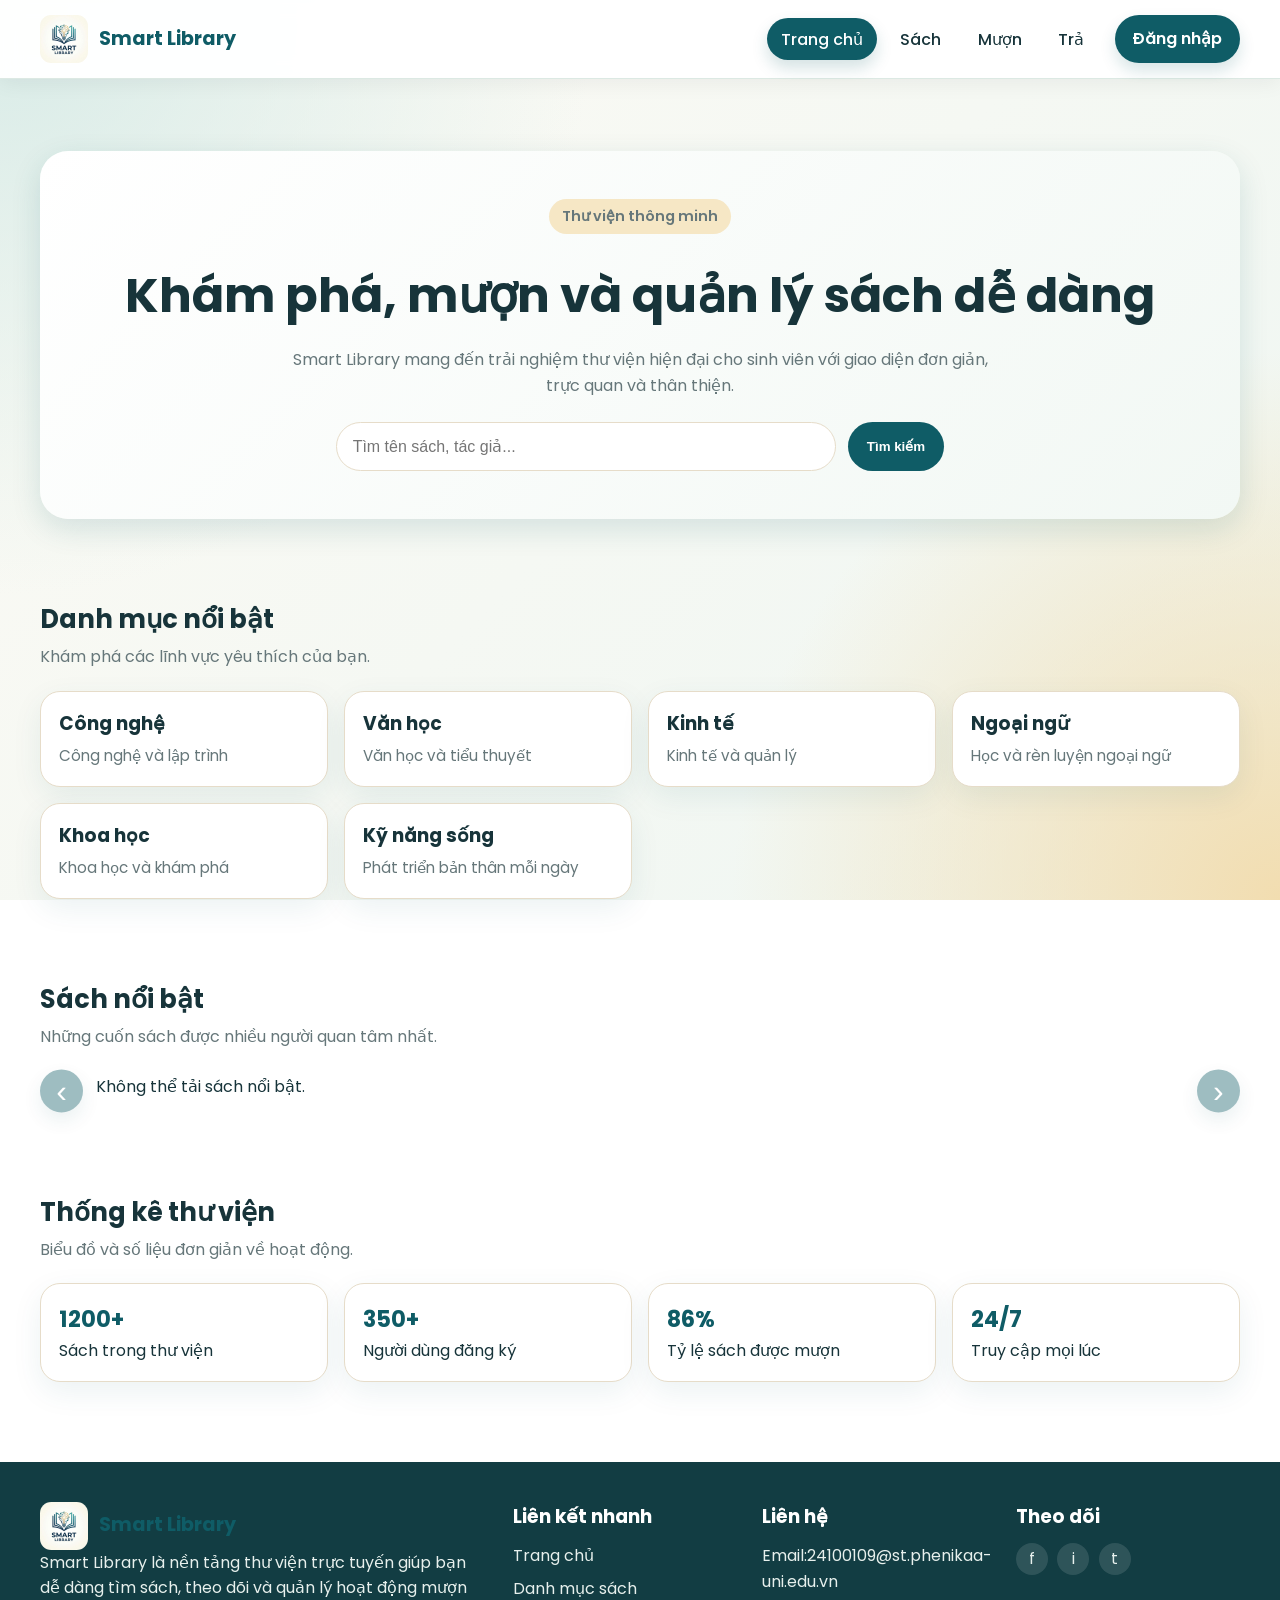
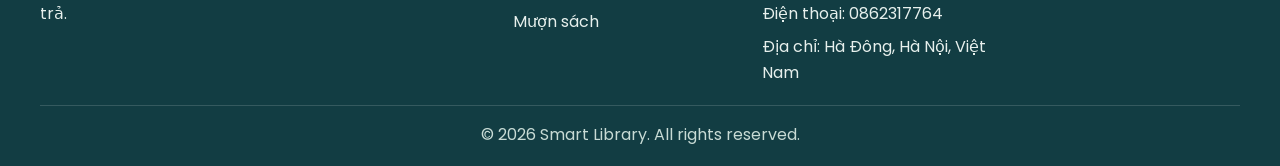
<file: FE/index.html>
<!DOCTYPE html>
<html lang="vi">
  <head>
    <meta charset="UTF-8" />
    <meta name="viewport" content="width=device-width, initial-scale=1.0" />
    <title>Smart Library | Trang chủ</title>
    <link rel="stylesheet" href="css/home.css" />
  </head>
  <body>
    <header class="site-header">
      <nav class="navbar" aria-label="Điều hướng chính">
        <a class="brand" href="index.html">
          <span class="brand-mark"><img src="assets/logo/logo-smart-library.png" alt=""></span>
          <span>Smart Library</span>
        </a>

        <button class="mobile-menu-toggle" type="button" aria-label="Mở menu" aria-expanded="false">
          <span></span>
          <span></span>
          <span></span>
        </button>

        <ul class="nav-links">
          <li><a href="index.html">Trang chủ</a></li>
          <li><a href="pages/books.html">Sách</a></li>
          <li><a href="pages/borrow.html">Mượn</a></li>
          <li><a href="pages/return.html">Trả</a></li>
        </ul>

        <a class="nav-cta" href="pages/login.html">Đăng nhập</a>
      </nav>
    </header>

    <main>
      <section class="hero">
        <div class="hero-content">
          <p class="eyebrow">Thư viện thông minh</p>
          <h1>Khám phá, mượn và quản lý sách dễ dàng</h1>
          <p>Smart Library mang đến trải nghiệm thư viện hiện đại cho sinh viên với giao diện đơn giản, trực quan và thân thiện.</p>
          <form class="search-bar">
            <label class="sr-only" for="home-search">Tìm kiếm sách</label>
            <input id="home-search" type="search" placeholder="Tìm tên sách, tác giả..." />
            <button type="submit">Tìm kiếm</button>
          </form>
        </div>
      </section>

      <section class="categories" aria-labelledby="categories-title">
        <div class="section-heading">
          <h2 id="categories-title">Danh mục nổi bật</h2>
          <p>Khám phá các lĩnh vực yêu thích của bạn.</p>
        </div>
        <div class="card-grid">
          <a class="category-card" href="pages/books.html?category=C%C3%B4ng%20ngh%E1%BB%87">
            <h3>Công nghệ</h3>
            <p>Công nghệ và lập trình</p>
          </a>
          <a class="category-card" href="pages/books.html?category=V%C4%83n%20h%E1%BB%8Dc">
            <h3>Văn học</h3>
            <p>Văn học và tiểu thuyết</p>
          </a>
          <a class="category-card" href="pages/books.html?category=Kinh%20t%E1%BA%BF">
            <h3>Kinh tế</h3>
            <p>Kinh tế và quản lý</p>
          </a>
          <a class="category-card" href="pages/books.html?category=Ngo%E1%BA%A1i%20ng%E1%BB%AF">
            <h3>Ngoại ngữ</h3>
            <p>Học và rèn luyện ngoại ngữ</p>
          </a>
          <a class="category-card" href="pages/books.html?category=Khoa%20h%E1%BB%8Dc">
            <h3>Khoa học</h3>
            <p>Khoa học và khám phá</p>
          </a>
          <a class="category-card" href="pages/books.html?category=K%E1%BB%B9%20n%C4%83ng%20s%E1%BB%91ng">
            <h3>Kỹ năng sống</h3>
            <p>Phát triển bản thân mỗi ngày</p>
          </a>
        </div>
      </section>

      <section class="featured-books" aria-labelledby="featured-title">
        <div class="section-heading">
          <h2 id="featured-title">Sách nổi bật</h2>
          <p>Những cuốn sách được nhiều người quan tâm nhất.</p>
        </div>
        <div class="featured-carousel">
          <button class="carousel-control carousel-control-prev" type="button" aria-label="Xem sách trước" data-carousel="previous">‹</button>
          <div class="book-grid featured-books-track" id="featured-books-track" tabindex="0" aria-label="Danh sách sách nổi bật">
          <article class="book-card">
            <div class="book-cover" aria-hidden="true"></div>
            <h3>Clean Code</h3>
            <p class="meta">Robert C. Martin · Programming</p>
            <div class="book-actions">
              <a href="pages/book-detail.html">Xem chi tiết</a>
            </div>
          </article>
          <article class="book-card">
            <div class="book-cover" aria-hidden="true"></div>
            <h3>The Hobbit</h3>
            <p class="meta">J.R.R. Tolkien · Fantasy</p>
            <div class="book-actions">
              <a href="pages/book-detail.html">Xem chi tiết</a>
            </div>
          </article>
          <article class="book-card">
            <div class="book-cover" aria-hidden="true"></div>
            <h3>Atomic Habits</h3>
            <p class="meta">James Clear · Self-Help</p>
            <div class="book-actions">
              <a href="pages/book-detail.html">Xem chi tiết</a>
            </div>
          </article>
            <article class="book-card">
              <div class="book-cover" aria-hidden="true"></div>
              <h3>Thinking, Fast and Slow</h3>
              <p class="meta">Daniel Kahneman · Kinh tế</p>
              <div class="book-actions"><a href="pages/book-detail.html?id=3">Xem chi tiết</a></div>
            </article>
            <article class="book-card">
              <div class="book-cover" aria-hidden="true"></div>
              <h3>English for Everyone</h3>
              <p class="meta">DK · Ngoại ngữ</p>
              <div class="book-actions"><a href="pages/book-detail.html?id=4">Xem chi tiết</a></div>
            </article>
            <article class="book-card">
              <div class="book-cover" aria-hidden="true"></div>
              <h3>Physics for Beginners</h3>
              <p class="meta">Mina Singh · Khoa học</p>
              <div class="book-actions"><a href="pages/book-detail.html?id=5">Xem chi tiết</a></div>
            </article>
          </div>
          <button class="carousel-control carousel-control-next" type="button" aria-label="Xem sách tiếp theo" data-carousel="next">›</button>
        </div>
      </section>

      <section class="statistics" aria-labelledby="stats-title">
        <div class="section-heading">
          <h2 id="stats-title">Thống kê thư viện</h2>
          <p>Biểu đồ và số liệu đơn giản về hoạt động.</p>
        </div>
        <div class="stats-grid">
          <article class="stat-card">
            <h3>1200+</h3>
            <p>Sách trong thư viện</p>
          </article>
          <article class="stat-card">
            <h3>350+</h3>
            <p>Người dùng đăng ký</p>
          </article>
          <article class="stat-card">
            <h3>86%</h3>
            <p>Tỷ lệ sách được mượn</p>
          </article>
          <article class="stat-card">
            <h3>24/7</h3>
            <p>Truy cập mọi lúc</p>
          </article>
        </div>
      </section>
    </main>

    <footer class="site-footer">
      <div class="footer-content">
        <div class="footer-column footer-about">
          <a class="brand footer-brand" href="index.html">
            <span class="brand-mark"><img src="assets/logo/logo-smart-library.png" alt=""></span>
            <span>Smart Library</span>
          </a>
          <p>Smart Library là nền tảng thư viện trực tuyến giúp bạn dễ dàng tìm sách, theo dõi và quản lý hoạt động mượn trả.</p>
        </div>
        <div class="footer-column">
          <h3>Liên kết nhanh</h3>
          <ul>
            <li><a href="index.html">Trang chủ</a></li>
            <li><a href="pages/books.html">Danh mục sách</a></li>
            <li><a href="pages/borrow.html">Mượn sách</a></li>
          </ul>
        </div>
        <div class="footer-column">
          <h3>Liên hệ</h3>
          <ul>
            <li>Email:24100109@st.phenikaa-uni.edu.vn</li>
            <li>Điện thoại: 0862317764</li>
            <li>Địa chỉ: Hà Đông, Hà Nội, Việt Nam</li>
          </ul>
        </div>
        <div class="footer-column">
          <h3>Theo dõi</h3>
          <div class="social-links" aria-label="Mạng xã hội">
            <a href="#" aria-label="Facebook">f</a>
            <a href="#" aria-label="Instagram">i</a>
            <a href="#" aria-label="Twitter">t</a>
          </div>
        </div>
      </div>
      <div class="footer-bottom">
        <p>© 2026 Smart Library. All rights reserved.</p>
      </div>
    </footer>

    <script src="js/main.js"></script>
    <script src="js/api.js"></script>
    <script src="js/featured-carousel.js"></script>
  </body>
</html>
</file>
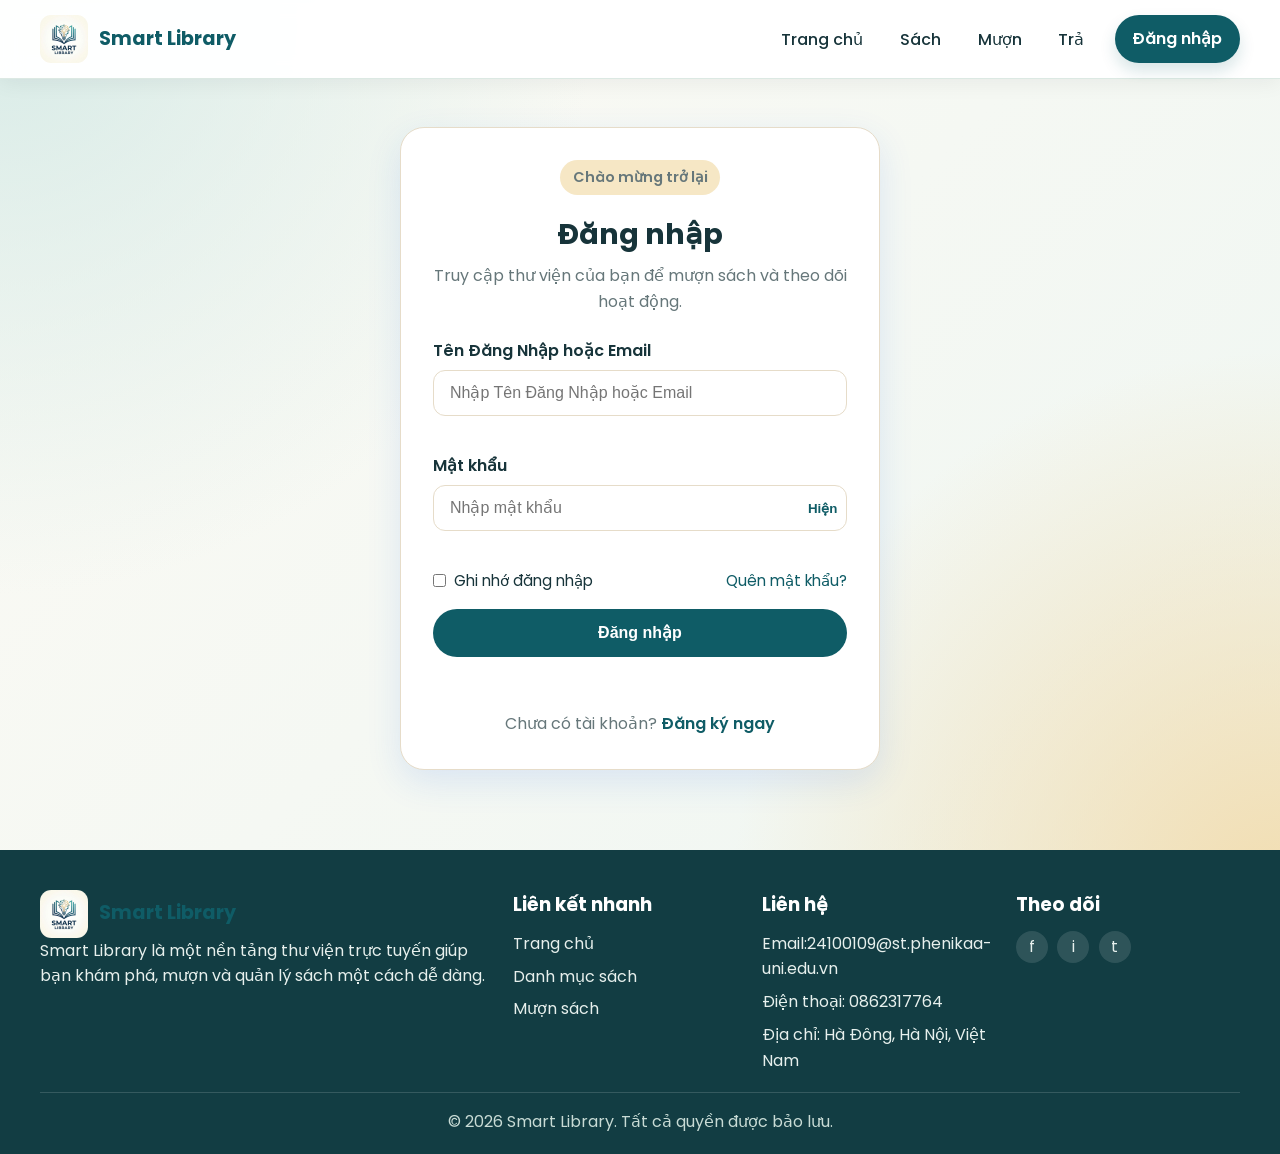
<file: FE/pages/admin.html>
<!DOCTYPE html>
<html lang="vi">
  <head>
    <meta charset="UTF-8" />
    <meta name="viewport" content="width=device-width, initial-scale=1.0" />
    <title>Smart Library | Bảng điều khiển quản trị</title>
    <link rel="stylesheet" href="../css/home.css" />
    <link rel="stylesheet" href="../css/admin.css" />
  </head>
  <body>
    <!-- Shared navbar -->
    <header class="site-header">
      <nav class="navbar" aria-label="Điều hướng chính">
        <a class="brand" href="../index.html">
          <span class="brand-mark"><img src="../assets/logo/logo-smart-library.png" alt=""></span>
          <span>Smart Library</span>
        </a>

        <button class="mobile-menu-toggle" type="button" aria-label="Mở menu" aria-expanded="false">
          <span></span>
          <span></span>
          <span></span>
        </button>

        <ul class="nav-links">
          <li><a href="../index.html">Trang chủ</a></li>
          <li><a href="books.html">Sách</a></li>
          <li><a href="borrow.html">Mượn</a></li>
          <li><a href="return.html">Trả</a></li>
        </ul>

        <a class="nav-cta" href="login.html">Đăng nhập</a>
      </nav>
    </header>

    <main class="admin-page">
      <section class="admin-shell" aria-label="Admin dashboard">
        <aside class="admin-sidebar" aria-label="Sidebar quản trị">
          <h2>Quản trị</h2>
          <nav class="sidebar-nav">
            <a href="#dashboard" class="active">Tổng quan</a>
            <a href="#recent-borrows-section">Lượt mượn gần đây</a>
            <a href="#books-section">Sách</a>
            <a href="#users-section">Người dùng</a>
            <a href="#reports-section">Báo cáo</a>
            <a href="#logout">Đăng xuất</a>
          </nav>
        </aside>

        <div class="admin-content">
          <section class="page-header" id="dashboard">
            <div>
              <p class="eyebrow">Bảng điều khiển quản trị</p>
              <h1>Tổng quan thư viện</h1>
            </div>
            <div class="header-actions">
              <input id="book-search" type="search" placeholder="Tìm kiếm sách" />
              <input id="user-search" type="search" placeholder="Tìm kiếm người dùng" />
            </div>
          </section>

          <section class="stats-grid" aria-label="Dashboard statistics">
            <article class="stat-card">
              <h3 id="total-books">0</h3>
              <p>Tổng số sách</p>
            </article>
            <article class="stat-card">
              <h3 id="available-books">0</h3>
              <p>Sách có sẵn</p>
            </article>
            <article class="stat-card">
              <h3 id="borrowed-books">0</h3>
              <p>Sách đang mượn</p>
            </article>
            <article class="stat-card">
              <h3 id="total-users">0</h3>
              <p>Tổng người dùng</p>
            </article>
            <article class="stat-card">
              <h3 id="active-borrows">0</h3>
              <p>Lượt mượn đang hoạt động</p>
            </article>
          </section>

          <section class="content-card" id="recent-borrows-section" aria-labelledby="borrow-records-title">
            <div class="section-heading">
              <h2 id="borrow-records-title">Lượt mượn gần đây</h2>
              <select id="borrow-status-filter">
                <option value="all">Tất cả trạng thái</option>
                <option value="Active">Đang mượn</option>
                <option value="Overdue">Quá hạn</option>
                <option value="Returned">Đã trả</option>
              </select>
            </div>
            <div class="table-wrapper">
              <table class="admin-table">
                <thead>
                  <tr>
                    <th scope="col">Họ và tên</th>
                    <th scope="col">Tên tài khoản</th>
                    <th scope="col">Tên sách</th>
                    <th scope="col">Ngày mượn</th>
                    <th scope="col">Hạn trả</th>
                    <th scope="col">Trạng thái</th>
                  </tr>
                </thead>
                <tbody id="borrow-records-body"></tbody>
              </table>
            </div>
          </section>

          <section class="content-card" id="books-section" aria-labelledby="books-title">
            <div class="section-heading">
              <h2 id="books-title">Quản lý sách</h2>
              <p>Quản lý kho sách của thư viện</p>
            </div>
            <div class="table-wrapper">
              <table class="admin-table">
                <thead>
                  <tr>
                    <th scope="col">Bìa sách</th>
                    <th scope="col">Tên sách</th>
                    <th scope="col">Tác giả</th>
                    <th scope="col">Ngày phát hành</th>
                    <th scope="col">ISBN</th>
                    <th scope="col">Nhà xuất bản</th>
                    <th scope="col">Danh mục</th>
                    <th scope="col">Trạng thái</th>
                    <th scope="col">Thao tác</th>
                  </tr>
                </thead>
                <tbody id="books-body"></tbody>
              </table>
            </div>
          </section>

          <section class="content-card" id="users-section" aria-labelledby="users-title">
            <div class="section-heading">
              <h2 id="users-title">Quản lý người dùng</h2>
              <p></p>
            </div>
            <div class="table-wrapper">
              <table class="admin-table">
                <thead>
                  <tr>
                    <th scope="col">Tên tài khoản</th>
                    <th scope="col">Họ và tên</th>
                    <th scope="col">Email</th>
                    <th scope="col">Số điện thoại</th>
                    <th scope="col">Trạng thái</th>
                    <th scope="col">Thao tác</th>
                  </tr>
                </thead>
                <tbody id="users-body"></tbody>
              </table>
            </div>
          </section>

          <section class="content-card" id="reports-section" aria-labelledby="reports-title">
            <div class="section-heading">
              <h2 id="reports-title">Báo cáo</h2>
              <p>Tóm tắt nhanh tình hình thư viện</p>
            </div>
            <div class="report-grid">
              <article class="report-card">
                <h3 id="most-borrowed">0</h3>
                <p>Sách được mượn nhiều nhất</p>
              </article>
              <article class="report-card">
                <h3 id="active-users">0</h3>
                <p>Người dùng hoạt động</p>
              </article>
              <article class="report-card">
                <h3 id="overdue-books">0</h3>
                <p>Sách quá hạn</p>
              </article>
              <article class="report-card">
                <h3 id="books-added-month">0</h3>
                <p>Sách thêm trong tháng</p>
              </article>
            </div>
          </section>
        </div>
      </section>
    </main>

    <!-- Shared footer -->
    <footer class="site-footer">
      <div class="footer-content">
        <div class="footer-column footer-about">
          <a class="brand footer-brand" href="../index.html">
            <span class="brand-mark"><img src="../assets/logo/logo-smart-library.png" alt=""></span>
            <span>Smart Library</span>
          </a>
          <p>SmartLibrary hỗ trợ sinh viên tìm kiếm, mượn và quản lý sách thuận tiện.</p>
        </div>
        <div class="footer-column">
          <h3>Liên kết nhanh</h3>
          <ul>
            <li><a href="../index.html">Trang chủ</a></li>
            <li><a href="books.html">Sách</a></li>
            <li><a href="borrow.html">Mượn sách</a></li>
          </ul>
        </div>
        <div class="footer-column">
          <h3>Liên hệ</h3>
          <ul>
            <li>Email:24100109@st.phenikaa-uni.edu.vn</li>
            <li>Điện thoại: 0862317764</li>
            <li>Địa chỉ: Hà Đông, Hà Nội, Việt Nam</li>
          </ul>
        </div>
      </div>
      <div class="footer-bottom">
        <p>© 2026 SmartLibrary. All rights reserved.</p>
      </div>
    </footer>

    <div class="modal-backdrop" id="delete-modal" style="display:none;" aria-hidden="true">
      <div class="modal-card" role="dialog" aria-modal="true" aria-labelledby="delete-modal-title">
        <h3 id="delete-modal-title">Xác nhận xóa</h3>
        <p id="delete-modal-message">Bạn có chắc muốn xóa mục này?</p>
        <div class="modal-actions">
          <button class="modal-cancel-btn" id="cancel-delete" type="button">Hủy</button>
          <button class="modal-submit-btn" id="confirm-delete" type="button">Xóa</button>
        </div>
      </div>
    </div>

    <div id="toast" class="toast" aria-live="polite"></div>

    <script src="../js/main.js"></script>
    <script src="../js/api.js"></script>
    <script src="../js/admin.js"></script>
  </body>
</html>
</file>
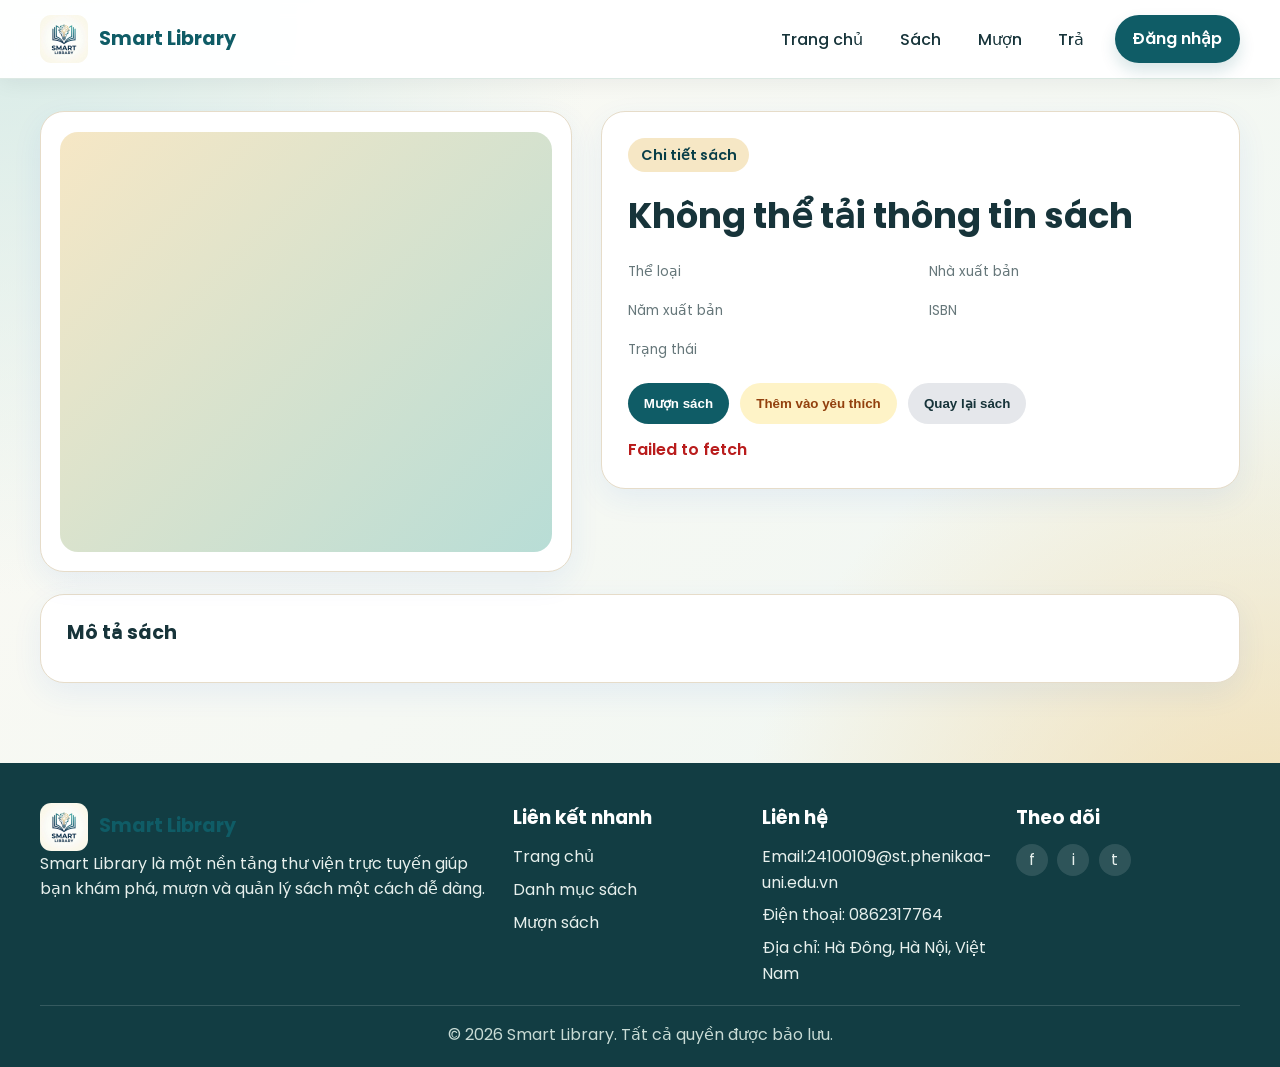
<file: FE/pages/book-detail.html>
<!DOCTYPE html>
<html lang="vi">
  <head>
    <meta charset="UTF-8" />
    <meta name="viewport" content="width=device-width, initial-scale=1.0" />
    <title>Smart Library | Chi tiết sách</title>
    <link rel="stylesheet" href="../css/home.css" />
    <link rel="stylesheet" href="../css/book-detail.css" />
  </head>
  <body>
    <!-- Navbar reused from the existing layout -->
    <header class="site-header">
      <nav class="navbar" aria-label="Điều hướng chính">
        <a class="brand" href="../index.html">
          <span class="brand-mark"><img src="../assets/logo/logo-smart-library.png" alt=""></span>
          <span>Smart Library</span>
        </a>

        <button
          class="mobile-menu-toggle"
          type="button"
          aria-label="Mở menu"
          aria-expanded="false"
        >
          <span></span>
          <span></span>
          <span></span>
        </button>

        <ul class="nav-links">
          <li><a href="../index.html">Trang chủ</a></li>
          <li><a href="books.html">Sách</a></li>
          <li><a href="borrow.html">Mượn</a></li>
          <li><a href="return.html">Trả</a></li>
        </ul>

        <a class="nav-cta" href="login.html">Đăng nhập</a>
      </nav>
    </header>

    <main class="detail-page">
      <!-- Main book detail -->
      <section class="detail-layout" aria-labelledby="book-detail-title">
        <div class="detail-cover-card">
          <div class="detail-cover" id="book-cover" aria-hidden="true"></div>
        </div>

        <article class="detail-info-card">
          <p class="eyebrow">Chi tiết sách</p>
          <h1 id="book-detail-title">Đang tải...</h1>
          <p class="detail-author" id="book-author"></p>

          <div class="detail-meta-grid">
            <div>
              <span class="meta-label">Thể loại</span>
              <p id="book-category"></p>
            </div>
            <div>
              <span class="meta-label">Nhà xuất bản</span>
              <p id="book-publisher"></p>
            </div>
            <div>
              <span class="meta-label">Năm xuất bản</span>
              <p id="book-year"></p>
            </div>
            <div>
              <span class="meta-label">ISBN</span>
              <p id="book-isbn"></p>
            </div>
            <div>
              <span class="meta-label">Trạng thái</span>
              <p id="book-status"></p>
            </div>
          </div>

          <div class="detail-actions">
            <button class="borrow-btn" id="borrow-btn" type="button">Mượn sách</button>
            <button class="favorite-btn" id="favorite-btn" type="button">Thêm vào yêu thích</button>
            <button class="back-btn" id="back-btn" type="button">Quay lại sách</button>
          </div>

          <p class="message" id="action-message" aria-live="polite"></p>
        </article>
      </section>

      <!-- Description section -->
      <section class="detail-section" aria-labelledby="description-title">
        <h2 id="description-title">Mô tả sách</h2>
        <p id="book-description"></p>
      </section>

    </main>

    <!-- Footer reused from the existing layout -->
    <footer class="site-footer">
      <div class="footer-content">
        <div class="footer-column footer-about">
          <a class="brand footer-brand" href="../index.html">
            <span class="brand-mark"><img src="../assets/logo/logo-smart-library.png" alt=""></span>
            <span>Smart Library</span>
          </a>
          <p>
            Smart Library là một nền tảng thư viện trực tuyến giúp bạn khám phá,
            mượn và quản lý sách một cách dễ dàng.
          </p>
        </div>

        <div class="footer-column">
          <h3>Liên kết nhanh</h3>
          <ul>
            <li><a href="../index.html">Trang chủ</a></li>
            <li><a href="books.html">Danh mục sách</a></li>
            <li><a href="borrow.html">Mượn sách</a></li>
          </ul>
        </div>

        <div class="footer-column">
          <h3>Liên hệ</h3>
          <ul>
            <li>Email:24100109@st.phenikaa-uni.edu.vn</li>
            <li>Điện thoại: 0862317764</li>
            <li>Địa chỉ: Hà Đông, Hà Nội, Việt Nam</li>
          </ul>
        </div>

        <div class="footer-column">
          <h3>Theo dõi</h3>
          <div class="social-links" aria-label="Mạng xã hội">
            <a href="#" aria-label="Facebook">f</a>
            <a href="#" aria-label="Instagram">i</a>
            <a href="#" aria-label="Twitter">t</a>
          </div>
        </div>
      </div>

      <div class="footer-bottom">
        <p>© 2026 Smart Library. Tất cả quyền được bảo lưu.</p>
      </div>
    </footer>

    <script src="../js/main.js"></script>
    <script src="../js/api.js"></script>
    <script src="../js/book-detail.js"></script>
  </body>
</html>
</file>
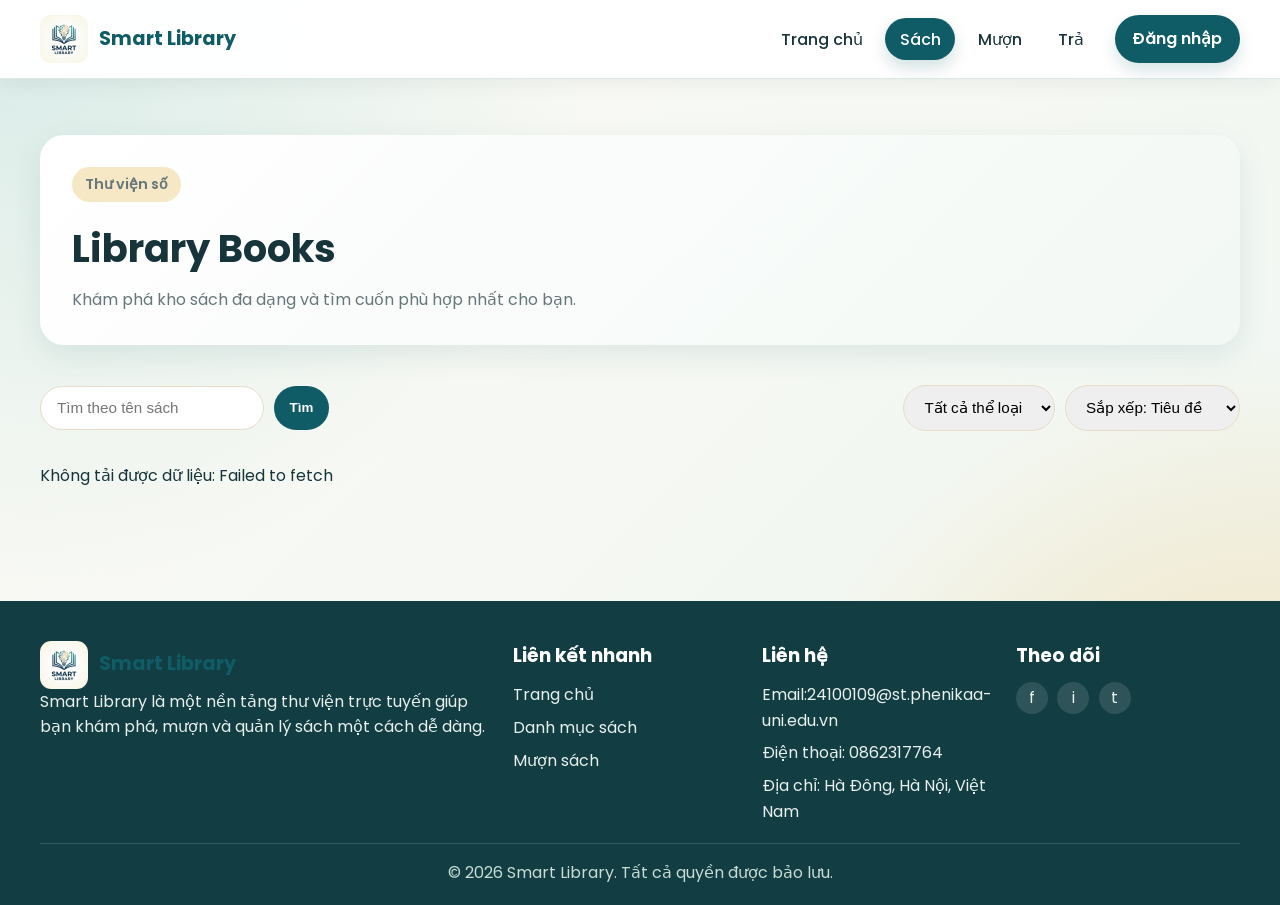
<file: FE/pages/books.html>
<!DOCTYPE html>
<html lang="vi">
  <head>
    <meta charset="UTF-8" />
    <meta name="viewport" content="width=device-width, initial-scale=1.0" />
    <title>Smart Library | Library Books</title>
    <link rel="stylesheet" href="../css/home.css" />
    <link rel="stylesheet" href="../css/books.css" />
  </head>
  <body>
    <!-- Navbar reused from the home page -->
    <header class="site-header">
      <nav class="navbar" aria-label="Điều hướng chính">
        <a class="brand" href="../index.html">
          <span class="brand-mark"><img src="../assets/logo/logo-smart-library.png" alt=""></span>
          <span>Smart Library</span>
        </a>

        <button
          class="mobile-menu-toggle"
          type="button"
          aria-label="Mở menu"
          aria-expanded="false"
        >
          <span></span>
          <span></span>
          <span></span>
        </button>

        <ul class="nav-links">
          <li><a href="../index.html">Trang chủ</a></li>
          <li><a href="books.html">Sách</a></li>
          <li><a href="borrow.html">Mượn</a></li>
          <li><a href="return.html">Trả</a></li>
        </ul>

        <a class="nav-cta" href="login.html">Đăng nhập</a>
      </nav>
    </header>

    <main class="books-page">
      <!-- Page intro -->
      <section class="books-hero" aria-labelledby="books-title">
        <div class="books-hero-content">
          <p class="eyebrow">Thư viện số</p>
          <h1 id="books-title">Library Books</h1>
          <p>Khám phá kho sách đa dạng và tìm cuốn phù hợp nhất cho bạn.</p>
        </div>
      </section>

      <!-- Search and filter controls -->
      <section class="books-controls" aria-label="Tìm kiếm và lọc sách">
        <form class="books-search-form" id="search-form">
          <label class="sr-only" for="book-search">Tìm kiếm sách</label>
          <input id="book-search" type="search" placeholder="Tìm theo tên sách" />
          <button type="submit">Tìm</button>
        </form>

        <div class="books-filters">
          <label class="sr-only" for="category-filter">Lọc theo thể loại</label>
          <select id="category-filter">
            <option value="all">Tất cả thể loại</option>
          </select>

          <label class="sr-only" for="sort-select">Sắp xếp</label>
          <select id="sort-select">
            <option value="title">Sắp xếp: Tiêu đề</option>
            <option value="author">Sắp xếp: Tác giả</option>
            <option value="category">Sắp xếp: Thể loại</option>
          </select>
        </div>
      </section>

      <!-- Book collection -->
      <section aria-labelledby="books-grid-title">
        <h2 id="books-grid-title" class="sr-only">Danh sách sách</h2>
        <div class="book-grid" id="books-grid"></div>
      </section>

      <!-- Pagination -->
      <nav class="pagination" aria-label="Phân trang sách" id="pagination"></nav>
    </main>

    <!-- Footer reused from the home page -->
    <footer class="site-footer">
      <div class="footer-content">
        <div class="footer-column footer-about">
          <a class="brand footer-brand" href="../index.html">
            <span class="brand-mark"><img src="../assets/logo/logo-smart-library.png" alt=""></span>
            <span>Smart Library</span>
          </a>
          <p>
            Smart Library là một nền tảng thư viện trực tuyến giúp bạn khám phá,
            mượn và quản lý sách một cách dễ dàng.
          </p>
        </div>

        <div class="footer-column">
          <h3>Liên kết nhanh</h3>
          <ul>
            <li><a href="../index.html">Trang chủ</a></li>
            <li><a href="books.html">Danh mục sách</a></li>
            <li><a href="borrow.html">Mượn sách</a></li>
          </ul>
        </div>

        <div class="footer-column">
          <h3>Liên hệ</h3>
          <ul>
            <li>Email:24100109@st.phenikaa-uni.edu.vn</li>
            <li>Điện thoại: 0862317764</li>
            <li>Địa chỉ: Hà Đông, Hà Nội, Việt Nam</li>
          </ul>
        </div>

        <div class="footer-column">
          <h3>Theo dõi</h3>
          <div class="social-links" aria-label="Mạng xã hội">
            <a href="#" aria-label="Facebook">f</a>
            <a href="#" aria-label="Instagram">i</a>
            <a href="#" aria-label="Twitter">t</a>
          </div>
        </div>
      </div>

      <div class="footer-bottom">
        <p>© 2026 Smart Library. Tất cả quyền được bảo lưu.</p>
      </div>
    </footer>

    <script src="../js/main.js"></script>
    <script src="../js/api.js"></script>
    <script src="../js/books.js"></script>
  </body>
</html>
</file>
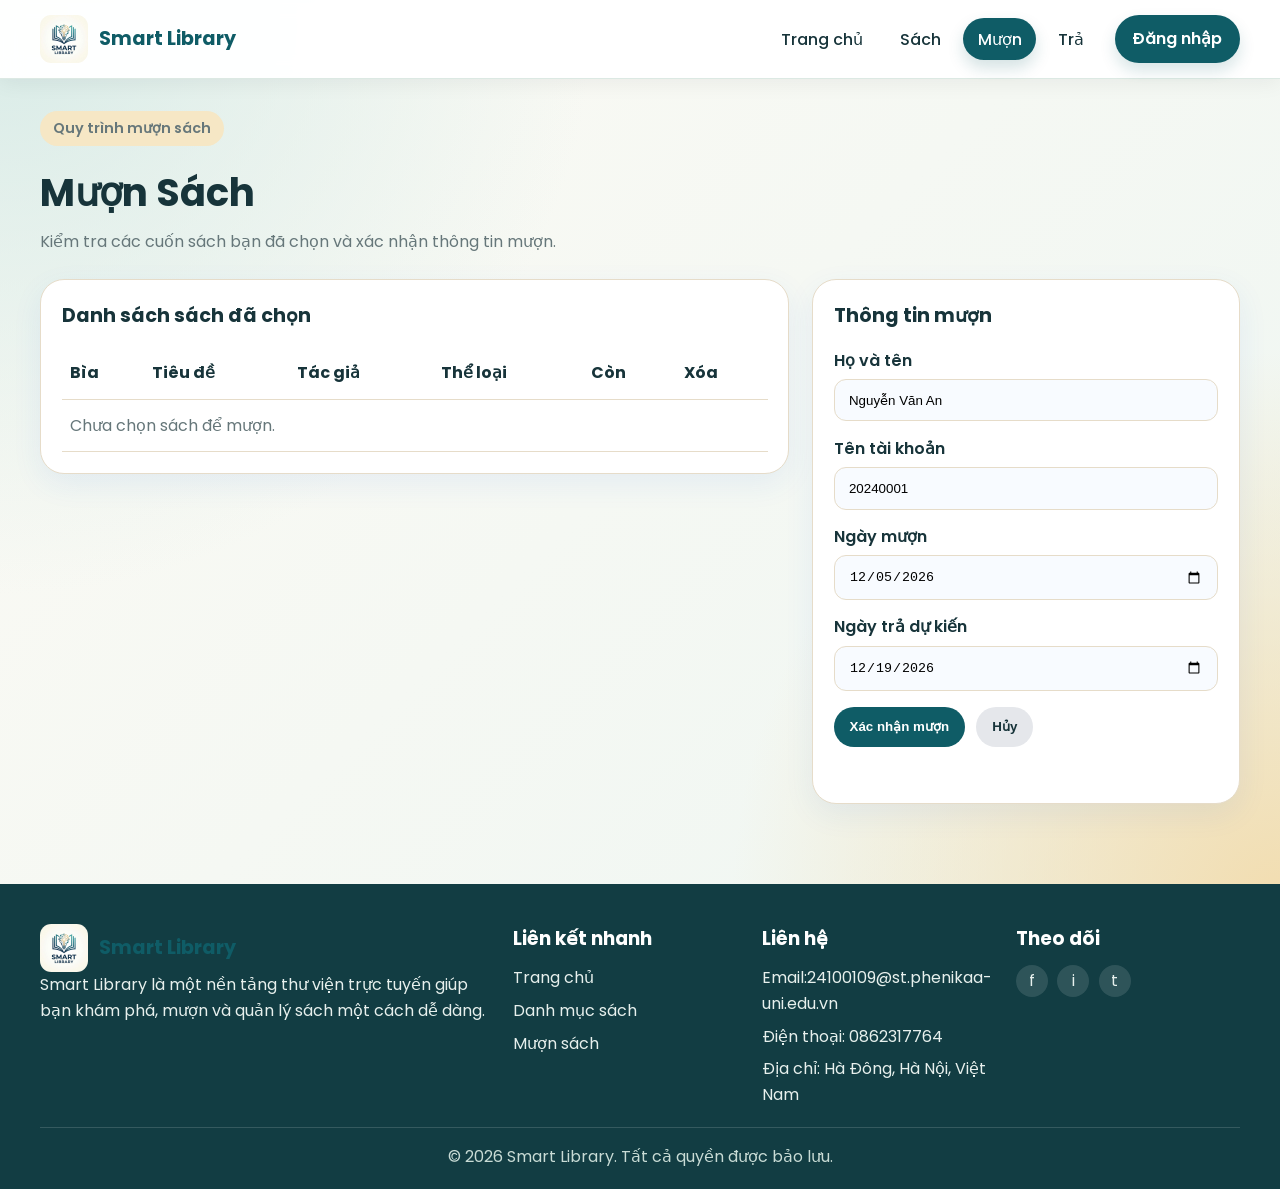
<file: FE/pages/borrow.html>
<!DOCTYPE html>
<html lang="vi">
  <head>
    <meta charset="UTF-8" />
    <meta name="viewport" content="width=device-width, initial-scale=1.0" />
    <title>Smart Library | Borrow Books</title>
    <link rel="stylesheet" href="../css/home.css" />
    <link rel="stylesheet" href="../css/borrow.css" />
  </head>
  <body>
    <!-- Navbar reused from the existing layout -->
    <header class="site-header">
      <nav class="navbar" aria-label="Điều hướng chính">
        <a class="brand" href="../index.html">
          <span class="brand-mark"><img src="../assets/logo/logo-smart-library.png" alt=""></span>
          <span>Smart Library</span>
        </a>

        <button
          class="mobile-menu-toggle"
          type="button"
          aria-label="Mở menu"
          aria-expanded="false"
        >
          <span></span>
          <span></span>
          <span></span>
        </button>

        <ul class="nav-links">
          <li><a href="../index.html">Trang chủ</a></li>
          <li><a href="books.html">Sách</a></li>
          <li><a href="borrow.html">Mượn</a></li>
          <li><a href="return.html">Trả</a></li>
        </ul>

        <a class="nav-cta" href="login.html">Đăng nhập</a>
      </nav>
    </header>

    <main class="borrow-page">
      <section class="borrow-header" aria-labelledby="borrow-title">
        <p class="eyebrow">Quy trình mượn sách</p>
        <h1 id="borrow-title">Mượn Sách</h1>
        <p>Kiểm tra các cuốn sách bạn đã chọn và xác nhận thông tin mượn.</p>
      </section>

      <section class="borrow-layout" aria-label="Thông tin mượn sách">
        <div class="borrow-table-card">
          <h2>Danh sách sách đã chọn</h2>
          <div class="table-wrapper">
            <table class="borrow-table">
              <thead>
                <tr>
                  <th scope="col">Bìa</th>
                  <th scope="col">Tiêu đề</th>
                  <th scope="col">Tác giả</th>
                  <th scope="col">Thể loại</th>
                  <th scope="col">Còn</th>
                  <th scope="col">Xóa</th>
                </tr>
              </thead>
              <tbody id="borrow-list"></tbody>
            </table>
          </div>
        </div>

        <aside class="borrow-info-card">
          <h2>Thông tin mượn</h2>

          <div class="form-group">
            <label for="student-name">Họ và tên</label>
            <input id="student-name" type="text" value="Nguyễn Văn An" readonly />
          </div>

          <div class="form-group">
            <label for="student-id">Tên tài khoản</label>
            <input id="student-id" type="text" value="20240001" readonly />
          </div>

          <div class="form-group">
            <label for="borrow-date">Ngày mượn</label>
            <input id="borrow-date" type="date" />
          </div>

          <div class="form-group">
            <label for="return-date">Ngày trả dự kiến</label>
            <input id="return-date" type="date" />
          </div>

          <div class="borrow-actions">
            <button class="confirm-btn" id="confirm-borrow" type="button">Xác nhận mượn</button>
            <button class="cancel-btn" id="cancel-borrow" type="button">Hủy</button>
          </div>

          <p class="message" id="borrow-message" aria-live="polite"></p>
        </aside>
      </section>
    </main>

    <!-- Footer reused from the existing layout -->
    <footer class="site-footer">
      <div class="footer-content">
        <div class="footer-column footer-about">
          <a class="brand footer-brand" href="../index.html">
            <span class="brand-mark"><img src="../assets/logo/logo-smart-library.png" alt=""></span>
            <span>Smart Library</span>
          </a>
          <p>
            Smart Library là một nền tảng thư viện trực tuyến giúp bạn khám phá,
            mượn và quản lý sách một cách dễ dàng.
          </p>
        </div>

        <div class="footer-column">
          <h3>Liên kết nhanh</h3>
          <ul>
            <li><a href="../index.html">Trang chủ</a></li>
            <li><a href="books.html">Danh mục sách</a></li>
            <li><a href="borrow.html">Mượn sách</a></li>
          </ul>
        </div>

        <div class="footer-column">
          <h3>Liên hệ</h3>
          <ul>
            <li>Email:24100109@st.phenikaa-uni.edu.vn</li>
            <li>Điện thoại: 0862317764</li>
            <li>Địa chỉ: Hà Đông, Hà Nội, Việt Nam</li>
          </ul>
        </div>

        <div class="footer-column">
          <h3>Theo dõi</h3>
          <div class="social-links" aria-label="Mạng xã hội">
            <a href="#" aria-label="Facebook">f</a>
            <a href="#" aria-label="Instagram">i</a>
            <a href="#" aria-label="Twitter">t</a>
          </div>
        </div>
      </div>

      <div class="footer-bottom">
        <p>© 2026 Smart Library. Tất cả quyền được bảo lưu.</p>
      </div>
    </footer>

    <script src="../js/main.js"></script>
    <script src="../js/api.js"></script>
    <script src="../js/borrow.js"></script>
  </body>
</html>
</file>
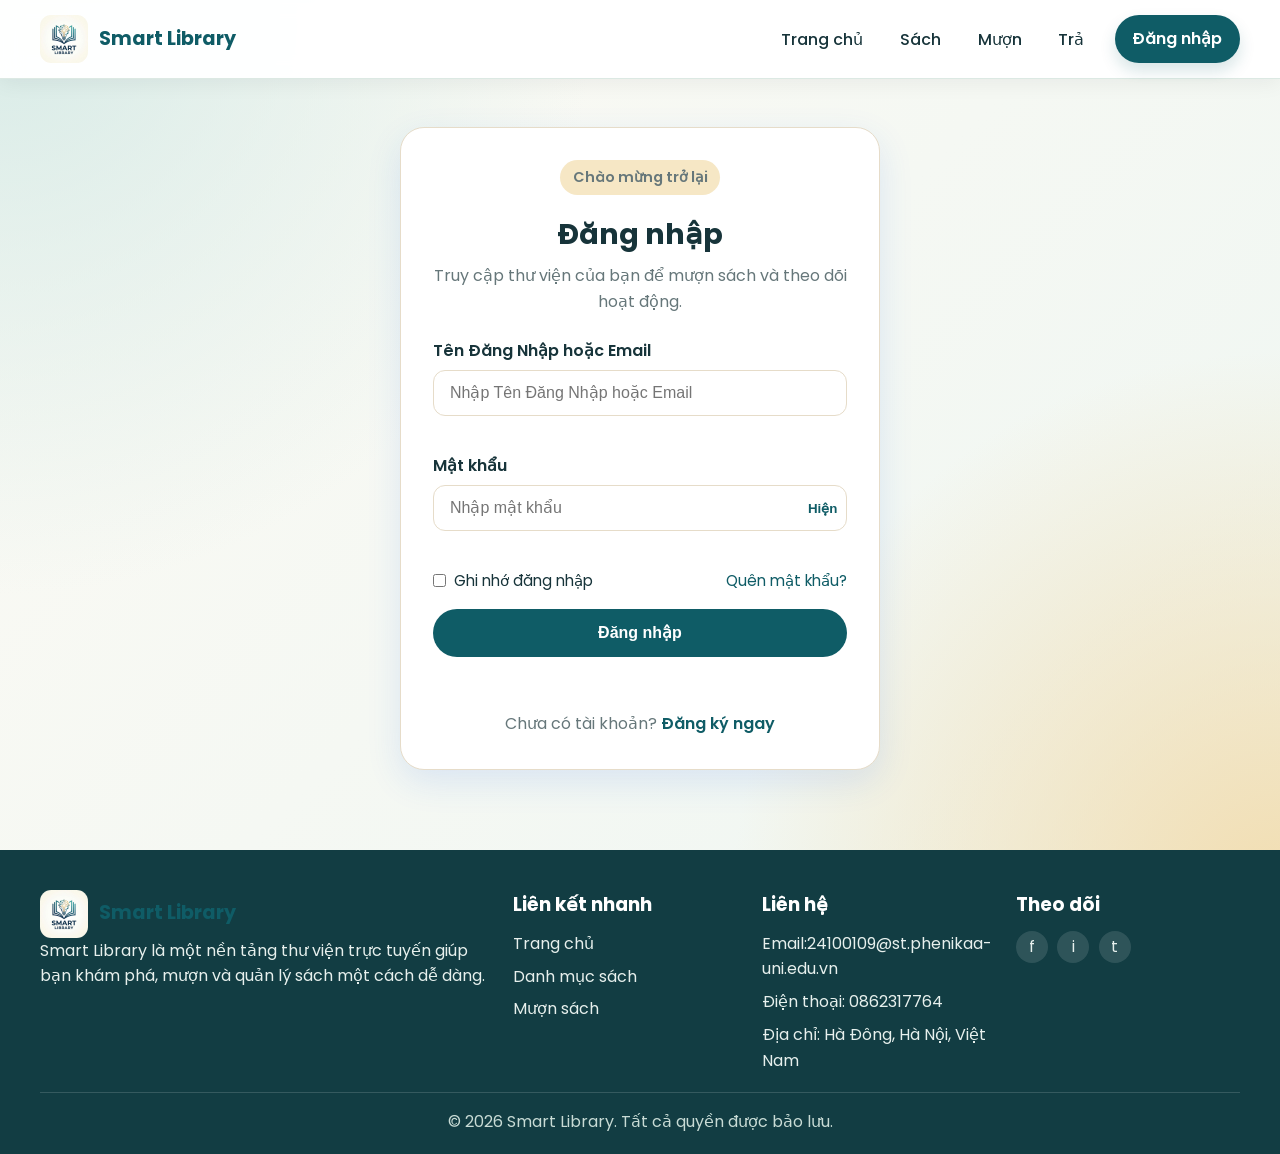
<file: FE/pages/login.html>
<!DOCTYPE html>
<html lang="vi">
  <head>
    <meta charset="UTF-8" />
    <meta name="viewport" content="width=device-width, initial-scale=1.0" />
    <title>Smart Library | Đăng nhập</title>
    <link rel="stylesheet" href="../css/home.css" />
    <link rel="stylesheet" href="../css/login.css" />
  </head>
  <body>
    <!-- Navbar reused from the existing layout -->
    <header class="site-header">
      <nav class="navbar" aria-label="Điều hướng chính">
        <a class="brand" href="../index.html">
          <span class="brand-mark"><img src="../assets/logo/logo-smart-library.png" alt=""></span>
          <span>Smart Library</span>
        </a>

        <button
          class="mobile-menu-toggle"
          type="button"
          aria-label="Mở menu"
          aria-expanded="false"
        >
          <span></span>
          <span></span>
          <span></span>
        </button>

        <ul class="nav-links">
          <li><a href="../index.html">Trang chủ</a></li>
          <li><a href="books.html">Sách</a></li>
          <li><a href="borrow.html">Mượn</a></li>
          <li><a href="return.html">Trả</a></li>
        </ul>

        <a class="nav-cta" href="login.html">Đăng nhập</a>
      </nav>
    </header>

    <main class="login-page">
      <section class="login-card" aria-labelledby="login-title">
        <div class="login-card-header">
          <p class="eyebrow">Chào mừng trở lại</p>
          <h1 id="login-title">Đăng nhập</h1>
          <p>Truy cập thư viện của bạn để mượn sách và theo dõi hoạt động.</p>
        </div>

        <form id="login-form" novalidate>
          <div class="form-group">
            <label for="identifier">Tên Đăng Nhập hoặc Email</label>
            <input id="identifier" name="identifier" type="text" placeholder="Nhập Tên Đăng Nhập hoặc Email" />
            <p class="error-message" id="identifier-error"></p>
          </div>

          <div class="form-group">
            <label for="password">Mật khẩu</label>
            <div class="password-wrapper">
              <input id="password" name="password" type="password" placeholder="Nhập mật khẩu" />
              <button type="button" class="toggle-password" id="toggle-password" aria-label="Hiện mật khẩu">Hiện</button>
            </div>
            <p class="error-message" id="password-error"></p>
          </div>

          <div class="form-row">
            <label class="checkbox-label">
              <input id="remember-me" type="checkbox" />
              <span>Ghi nhớ đăng nhập</span>
            </label>
            <a href="#" class="forgot-link">Quên mật khẩu?</a>
          </div>

          <button class="login-submit" type="submit">Đăng nhập</button>

          <p class="form-message" id="form-message" aria-live="polite"></p>
        </form>

        <p class="register-link">
          Chưa có tài khoản?
          <a href="register.html">Đăng ký ngay</a>
        </p>
      </section>
    </main>

    <!-- Footer reused from the existing layout -->
    <footer class="site-footer">
      <div class="footer-content">
        <div class="footer-column footer-about">
          <a class="brand footer-brand" href="../index.html">
            <span class="brand-mark"><img src="../assets/logo/logo-smart-library.png" alt=""></span>
            <span>Smart Library</span>
          </a>
          <p>
            Smart Library là một nền tảng thư viện trực tuyến giúp bạn khám phá,
            mượn và quản lý sách một cách dễ dàng.
          </p>
        </div>

        <div class="footer-column">
          <h3>Liên kết nhanh</h3>
          <ul>
            <li><a href="../index.html">Trang chủ</a></li>
            <li><a href="books.html">Danh mục sách</a></li>
            <li><a href="borrow.html">Mượn sách</a></li>
          </ul>
        </div>

        <div class="footer-column">
          <h3>Liên hệ</h3>
          <ul>
            <li>Email:24100109@st.phenikaa-uni.edu.vn</li>
            <li>Điện thoại: 0862317764</li>
            <li>Địa chỉ: Hà Đông, Hà Nội, Việt Nam</li>
          </ul>
        </div>

        <div class="footer-column">
          <h3>Theo dõi</h3>
          <div class="social-links" aria-label="Mạng xã hội">
            <a href="#" aria-label="Facebook">f</a>
            <a href="#" aria-label="Instagram">i</a>
            <a href="#" aria-label="Twitter">t</a>
          </div>
        </div>
      </div>

      <div class="footer-bottom">
        <p>© 2026 Smart Library. Tất cả quyền được bảo lưu.</p>
      </div>
    </footer>

    <script src="../js/main.js"></script>
    <script src="../js/api.js"></script>
    <script src="../js/login.js"></script>
  </body>
</html>
</file>
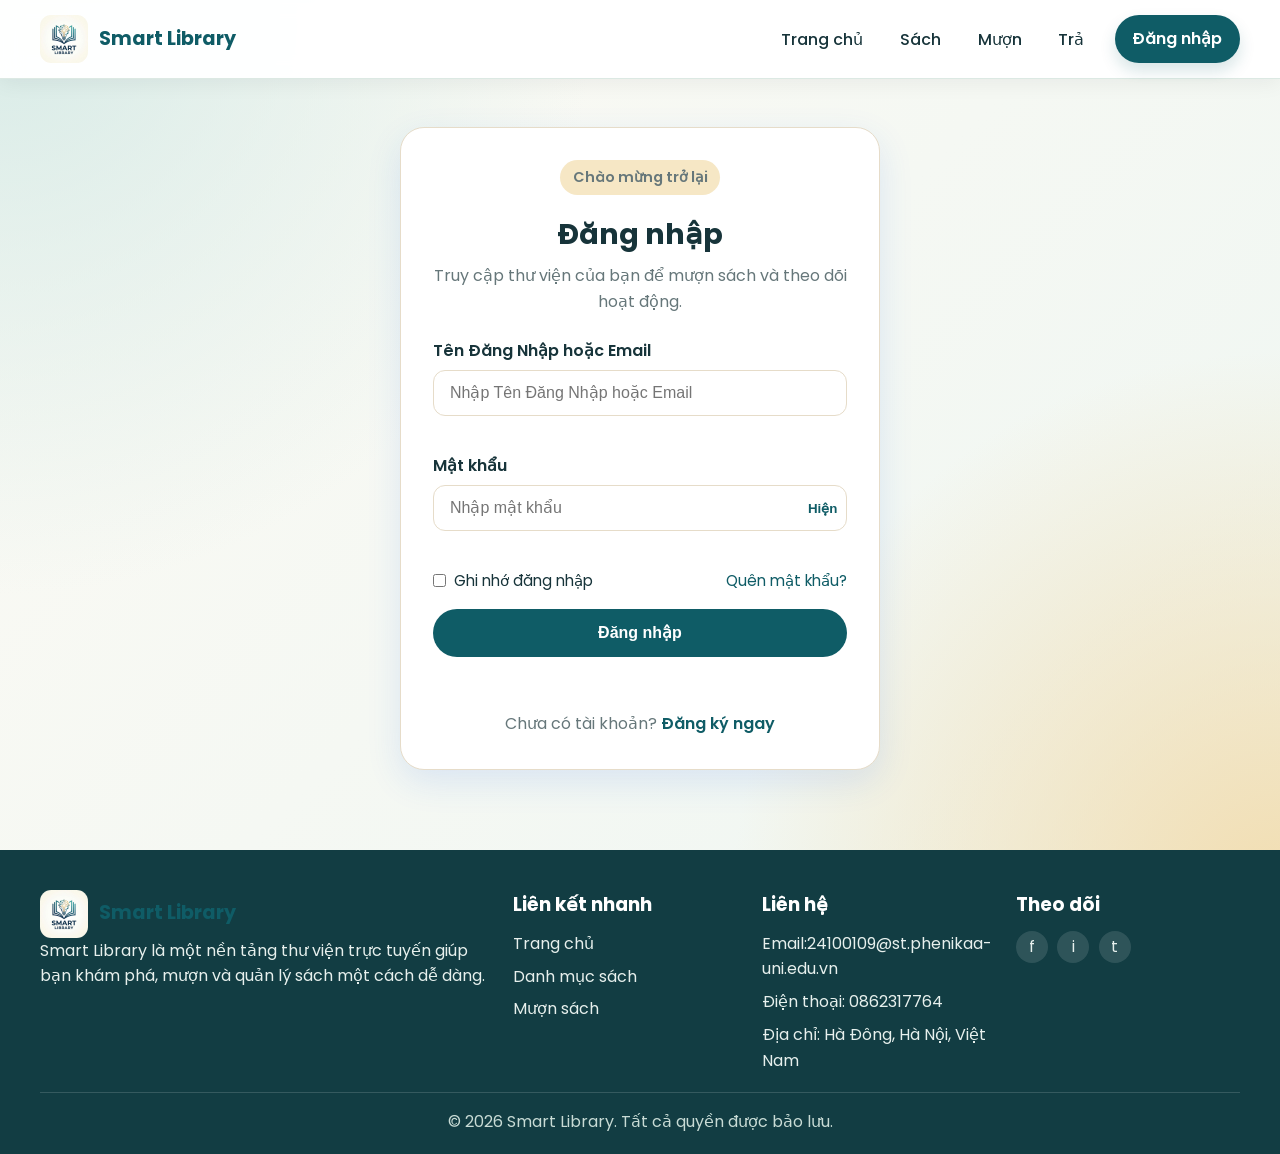
<file: FE/pages/profile.html>
<!DOCTYPE html>
<html lang="vi">
  <head>
    <meta charset="UTF-8" />
    <meta name="viewport" content="width=device-width, initial-scale=1.0" />
    <title>Smart Library | User Profile</title>
    <link rel="stylesheet" href="../css/home.css" />
    <link rel="stylesheet" href="../css/profile.css" />
  </head>
  <body>
    <!-- Navbar reused from the existing layout -->
    <header class="site-header">
      <nav class="navbar" aria-label="Điều hướng chính">
        <a class="brand" href="../index.html">
          <span class="brand-mark"><img src="../assets/logo/logo-smart-library.png" alt=""></span>
          <span>Smart Library</span>
        </a>

        <button
          class="mobile-menu-toggle"
          type="button"
          aria-label="Mở menu"
          aria-expanded="false"
        >
          <span></span>
          <span></span>
          <span></span>
        </button>

        <ul class="nav-links">
          <li><a href="../index.html">Trang chủ</a></li>
          <li><a href="books.html">Sách</a></li>
          <li><a href="borrow.html">Mượn</a></li>
          <li><a href="return.html">Trả</a></li>
        </ul>

        <a class="nav-cta" href="login.html">Đăng nhập</a>
      </nav>
    </header>

    <main class="profile-page">
      <section class="profile-grid" aria-label="Thông tin người dùng">
        <aside class="profile-sidebar" aria-labelledby="profile-sidebar-title">
          <div class="profile-avatar" aria-hidden="true">A</div>
          <h1 id="sidebar-name">Nguyễn Văn An</h1>
          <p>Họ và tên</p>

          <div class="profile-details">
            <div class="profile-detail-item">
              <strong>Tên đăng nhập</strong>
              <span id="sidebar-student">20240001</span>
            </div>
            <div class="profile-detail-item">
              <strong>Email</strong>
              <span id="sidebar-email">an.nguyen@student.edu.vn</span>
            </div>
            <div class="profile-detail-item">
              <strong>Phone</strong>
              <span id="sidebar-phone">0901234567</span>
            </div>
          </div>

          <button class="edit-profile-btn" id="edit-profile-btn" type="button">Edit Profile</button>
        </aside>

        <div class="profile-content">
          <section class="content-section" aria-labelledby="info-title">
            <h2 id="info-title">Personal Information</h2>
            <div class="info-grid">
              <div class="info-card">
                <strong>Họ và tên</strong>
                <span id="profile-full-name">Nguyễn Văn An</span>
              </div>
              <div class="info-card">
                <strong>Tên đăng nhập</strong>
                <span id="profile-student-id">20240001</span>
              </div>
              <div class="info-card">
                <strong>Email</strong>
                <span id="profile-email">an.nguyen@student.edu.vn</span>
              </div>
              <div class="info-card">
                <strong>Số điện thoại</strong>
                <span id="profile-phone">0901234567</span>
              </div>
              <div class="info-card">
                <strong>Sở thích</strong>
                <span id="profile-faculty">Đọc sách</span>
              </div>
              <div class="info-card">
                <strong>Địa chỉ</strong>
                <span id="profile-class">Hà Nội</span>
              </div>
            </div>
          </section>

          <section class="content-section" aria-labelledby="borrowed-title">
            <h2 id="borrowed-title">Current Borrowed Books</h2>
            <div class="table-wrapper">
              <table class="profile-table">
                <thead>
                  <tr>
                    <th scope="col">Book Cover</th>
                    <th scope="col">Book Title</th>
                    <th scope="col">Borrow Date</th>
                    <th scope="col">Due Date</th>
                    <th scope="col">Status</th>
                  </tr>
                </thead>
                <tbody id="borrowed-books-body"></tbody>
              </table>
            </div>
          </section>

          <section class="content-section" aria-labelledby="history-title">
            <h2 id="history-title">Borrow History</h2>
            <div class="table-wrapper">
              <table class="profile-table">
                <thead>
                  <tr>
                    <th scope="col">Book Title</th>
                    <th scope="col">Borrow Date</th>
                    <th scope="col">Return Date</th>
                    <th scope="col">Status</th>
                  </tr>
                </thead>
                <tbody id="borrow-history-body"></tbody>
              </table>
            </div>
          </section>

          <p class="profile-message" id="profile-message" aria-live="polite"></p>
        </div>
      </section>
    </main>

    <!-- Footer reused from the existing layout -->
    <footer class="site-footer">
      <div class="footer-content">
        <div class="footer-column footer-about">
          <a class="brand footer-brand" href="../index.html">
            <span class="brand-mark"><img src="../assets/logo/logo-smart-library.png" alt=""></span>
            <span>Smart Library</span>
          </a>
          <p>
            Smart Library là một nền tảng thư viện trực tuyến giúp bạn khám phá,
            mượn và quản lý sách một cách dễ dàng.
          </p>
        </div>

        <div class="footer-column">
          <h3>Liên kết nhanh</h3>
          <ul>
            <li><a href="../index.html">Trang chủ</a></li>
            <li><a href="books.html">Danh mục sách</a></li>
            <li><a href="borrow.html">Mượn sách</a></li>
          </ul>
        </div>

        <div class="footer-column">
          <h3>Liên hệ</h3>
          <ul>
            <li>Email:24100109@st.phenikaa-uni.edu.vn</li>
            <li>Điện thoại: 0862317764</li>
            <li>Địa chỉ: Hà Đông, Hà Nội, Việt Nam</li>
          </ul>
        </div>

        <div class="footer-column">
          <h3>Theo dõi</h3>
          <div class="social-links" aria-label="Mạng xã hội">
            <a href="#" aria-label="Facebook">f</a>
            <a href="#" aria-label="Instagram">i</a>
            <a href="#" aria-label="Twitter">t</a>
          </div>
        </div>
      </div>

      <div class="footer-bottom">
        <p>© 2026 Smart Library. Tất cả quyền được bảo lưu.</p>
      </div>
    </footer>

    <div class="modal-backdrop" id="edit-profile-modal" style="display: none;" aria-hidden="true">
      <div class="modal-card" role="dialog" aria-modal="true" aria-labelledby="edit-profile-title">
        <h3 id="edit-profile-title">Edit Profile</h3>
        <form id="profile-edit-form">
          <div class="form-grid">
            <div class="form-group">
              <label for="edit-full-name">Họ và tên</label>
              <input id="edit-full-name" name="fullName" type="text" />
            </div>
            <div class="form-group">
              <label for="edit-student-id">Tên đăng nhập</label>
              <input id="edit-student-id" name="studentId" type="text" />
            </div>
            <div class="form-group">
              <label for="edit-email">Email</label>
              <input id="edit-email" name="email" type="email" />
            </div>
            <div class="form-group">
              <label for="edit-phone">Số điện thoại</label>
              <input id="edit-phone" name="phone" type="tel" />
            </div>
            <div class="form-group">
              <label for="edit-faculty">Sở thích</label>
              <input id="edit-faculty" name="faculty" type="text" />
            </div>
            <div class="form-group">
              <label for="edit-class">Địa chỉ</label>
              <input id="edit-class" name="className" type="text" />
            </div>
          </div>
          <p class="error-text" id="profile-form-error"></p>
          <div class="modal-actions">
            <button class="modal-cancel-btn" id="modal-cancel" type="button">Cancel</button>
            <button class="modal-submit-btn" type="submit">Save</button>
          </div>
        </form>
      </div>
    </div>

    <script src="../js/main.js"></script>
    <script src="../js/api.js"></script>
    <script src="../js/profile.js"></script>
  </body>
</html>
</file>
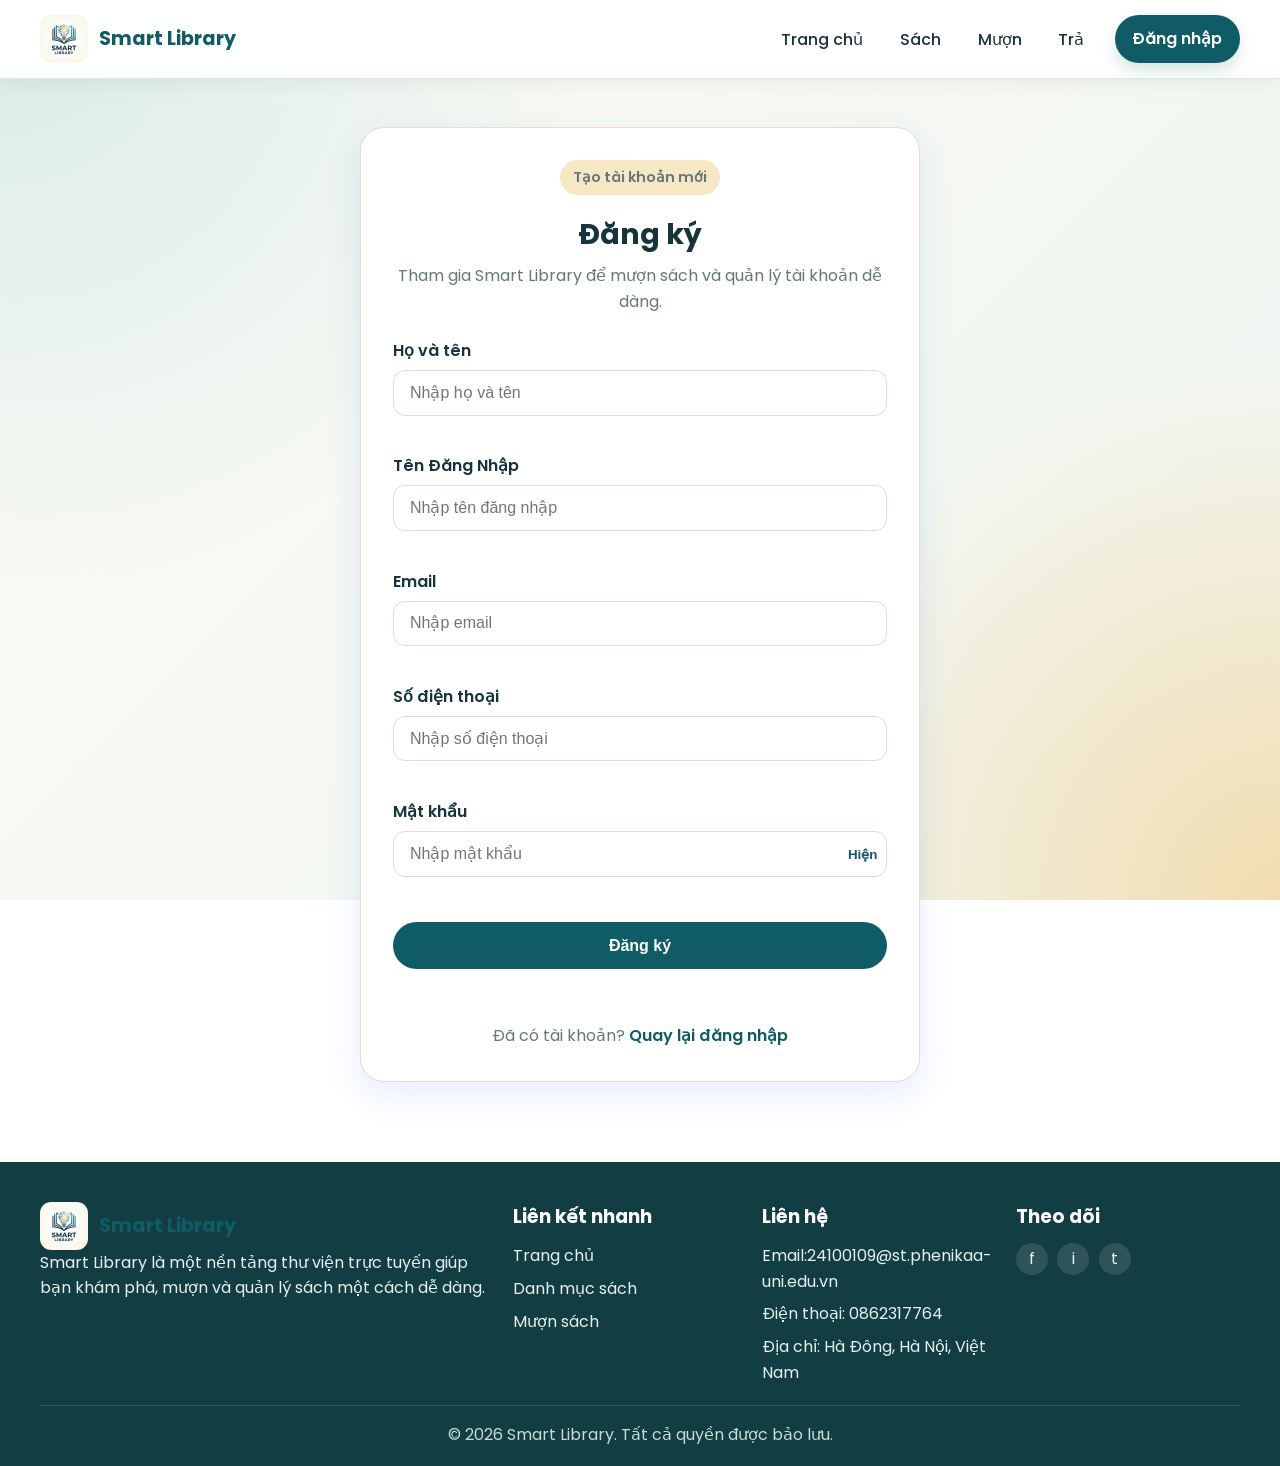
<file: FE/pages/register.html>
<!DOCTYPE html>
<html lang="vi">
  <head>
    <meta charset="UTF-8" />
    <meta name="viewport" content="width=device-width, initial-scale=1.0" />
    <title>Smart Library | Đăng ký</title>
    <link rel="stylesheet" href="../css/home.css" />
    <link rel="stylesheet" href="../css/register.css" />
  </head>
  <body>
    <!-- Navbar reused from the existing layout -->
    <header class="site-header">
      <nav class="navbar" aria-label="Điều hướng chính">
        <a class="brand" href="../index.html">
          <span class="brand-mark"><img src="../assets/logo/logo-smart-library.png" alt=""></span>
          <span>Smart Library</span>
        </a>

        <button
          class="mobile-menu-toggle"
          type="button"
          aria-label="Mở menu"
          aria-expanded="false"
        >
          <span></span>
          <span></span>
          <span></span>
        </button>

        <ul class="nav-links">
          <li><a href="../index.html">Trang chủ</a></li>
          <li><a href="books.html">Sách</a></li>
          <li><a href="borrow.html">Mượn</a></li>
          <li><a href="return.html">Trả</a></li>
        </ul>

        <a class="nav-cta" href="login.html">Đăng nhập</a>
      </nav>
    </header>

    <main class="register-page">
      <section class="register-card" aria-labelledby="register-title">
        <div class="register-card-header">
          <p class="eyebrow">Tạo tài khoản mới</p>
          <h1 id="register-title">Đăng ký</h1>
          <p>Tham gia Smart Library để mượn sách và quản lý tài khoản dễ dàng.</p>
        </div>

        <form id="register-form" novalidate>
          <div class="form-group">
            <label for="full-name">Họ và tên</label>
            <input id="full-name" name="fullName" type="text" placeholder="Nhập họ và tên" />
            <p class="error-message" id="full-name-error"></p>
          </div>

          <div class="form-group">
            <label for="student-id">Tên Đăng Nhập</label>
            <input id="student-id" name="studentId" type="text" placeholder="Nhập tên đăng nhập" />
            <p class="error-message" id="student-id-error"></p>
          </div>

          <div class="form-group">
            <label for="email">Email</label>
            <input id="email" name="email" type="email" placeholder="Nhập email" />
            <p class="error-message" id="email-error"></p>
          </div>

          <div class="form-group">
            <label for="phone">Số điện thoại</label>
            <input id="phone" name="phone" type="tel" placeholder="Nhập số điện thoại" />
            <p class="error-message" id="phone-error"></p>
          </div>

          <div class="form-group">
            <label for="password">Mật khẩu</label>
            <div class="password-wrapper">
              <input id="password" name="password" type="password" placeholder="Nhập mật khẩu" />
              <button type="button" class="toggle-password" id="toggle-password" aria-label="Hiện mật khẩu">Hiện</button>
            </div>
            <p class="error-message" id="password-error"></p>
          </div>

          <button class="register-submit" type="submit">Đăng ký</button>
          <p class="form-message" id="form-message" aria-live="polite"></p>
        </form>

        <p class="login-link">
          Đã có tài khoản?
          <a href="login.html">Quay lại đăng nhập</a>
        </p>
      </section>
    </main>

    <!-- Footer reused from the existing layout -->
    <footer class="site-footer">
      <div class="footer-content">
        <div class="footer-column footer-about">
          <a class="brand footer-brand" href="../index.html">
            <span class="brand-mark"><img src="../assets/logo/logo-smart-library.png" alt=""></span>
            <span>Smart Library</span>
          </a>
          <p>
            Smart Library là một nền tảng thư viện trực tuyến giúp bạn khám phá,
            mượn và quản lý sách một cách dễ dàng.
          </p>
        </div>

        <div class="footer-column">
          <h3>Liên kết nhanh</h3>
          <ul>
            <li><a href="../index.html">Trang chủ</a></li>
            <li><a href="books.html">Danh mục sách</a></li>
            <li><a href="borrow.html">Mượn sách</a></li>
          </ul>
        </div>

        <div class="footer-column">
          <h3>Liên hệ</h3>
          <ul>
            <li>Email:24100109@st.phenikaa-uni.edu.vn</li>
            <li>Điện thoại: 0862317764</li>
            <li>Địa chỉ: Hà Đông, Hà Nội, Việt Nam</li>
          </ul>
        </div>

        <div class="footer-column">
          <h3>Theo dõi</h3>
          <div class="social-links" aria-label="Mạng xã hội">
            <a href="#" aria-label="Facebook">f</a>
            <a href="#" aria-label="Instagram">i</a>
            <a href="#" aria-label="Twitter">t</a>
          </div>
        </div>
      </div>

      <div class="footer-bottom">
        <p>© 2026 Smart Library. Tất cả quyền được bảo lưu.</p>
      </div>
    </footer>

    <script src="../js/main.js"></script>
    <script src="../js/api.js"></script>
    <script src="../js/register.js"></script>
  </body>
</html>
</file>
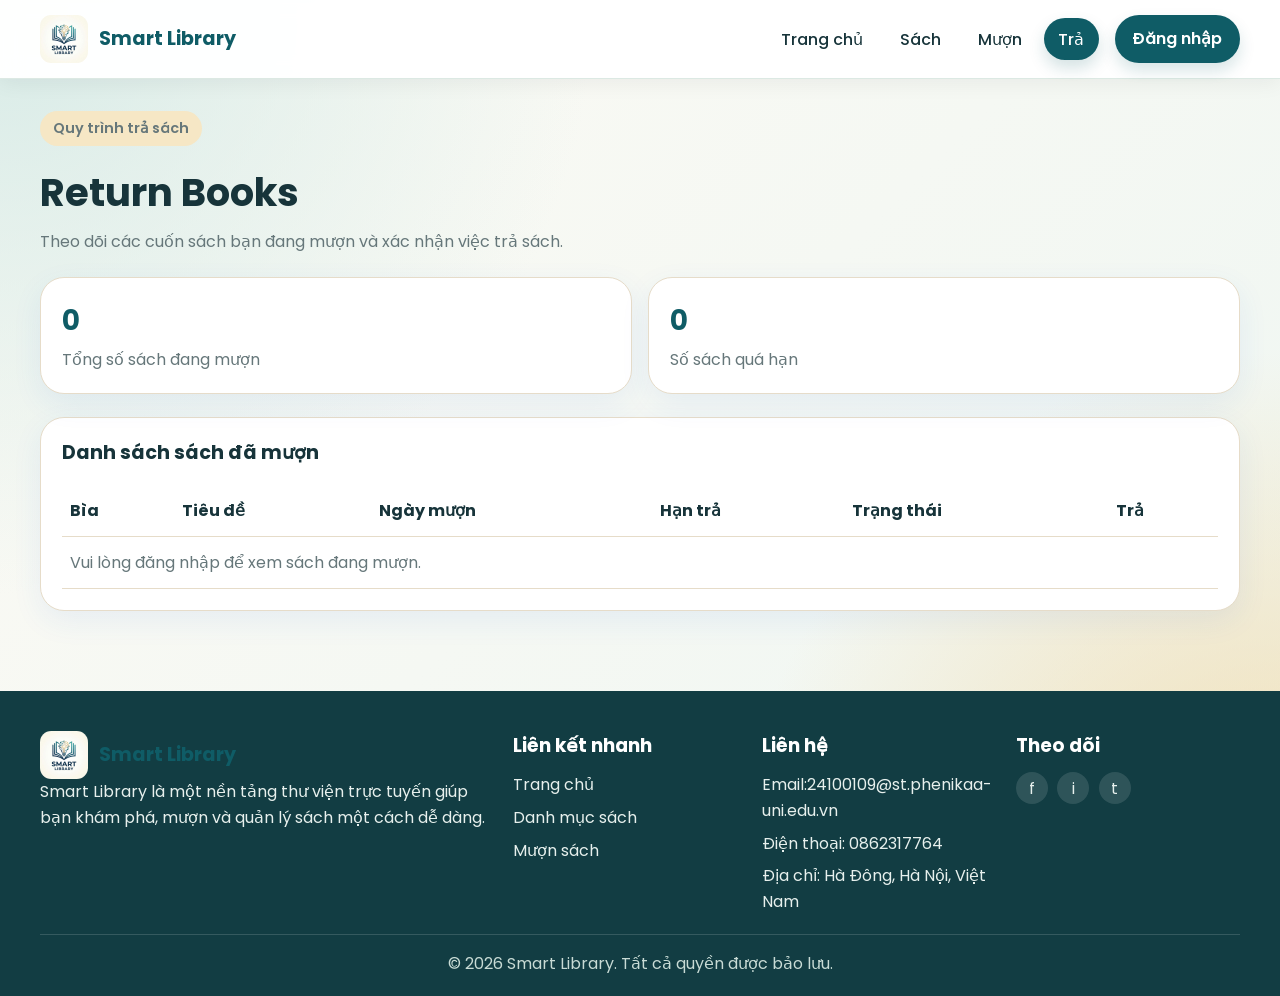
<file: FE/pages/return.html>
<!DOCTYPE html>
<html lang="vi">
  <head>
    <meta charset="UTF-8" />
    <meta name="viewport" content="width=device-width, initial-scale=1.0" />
    <title>Smart Library | Return Books</title>
    <link rel="stylesheet" href="../css/home.css" />
    <link rel="stylesheet" href="../css/return.css" />
  </head>
  <body>
    <!-- Navbar reused from the existing layout -->
    <header class="site-header">
      <nav class="navbar" aria-label="Điều hướng chính">
        <a class="brand" href="../index.html">
          <span class="brand-mark"><img src="../assets/logo/logo-smart-library.png" alt=""></span>
          <span>Smart Library</span>
        </a>

        <button
          class="mobile-menu-toggle"
          type="button"
          aria-label="Mở menu"
          aria-expanded="false"
        >
          <span></span>
          <span></span>
          <span></span>
        </button>

        <ul class="nav-links">
          <li><a href="../index.html">Trang chủ</a></li>
          <li><a href="books.html">Sách</a></li>
          <li><a href="borrow.html">Mượn</a></li>
          <li><a href="return.html">Trả</a></li>
        </ul>

        <a class="nav-cta" href="login.html">Đăng nhập</a>
      </nav>
    </header>

    <main class="return-page">
      <section class="return-header" aria-labelledby="return-title">
        <p class="eyebrow">Quy trình trả sách</p>
        <h1 id="return-title">Return Books</h1>
        <p>Theo dõi các cuốn sách bạn đang mượn và xác nhận việc trả sách.</p>
      </section>

      <section class="summary-grid" aria-label="Tóm tắt tình trạng sách">
        <article class="summary-card">
          <h2 id="total-borrowed">0</h2>
          <p>Tổng số sách đang mượn</p>
        </article>
        <article class="summary-card">
          <h2 id="total-overdue">0</h2>
          <p>Số sách quá hạn</p>
        </article>
      </section>

      <section class="return-list-card" aria-labelledby="return-list-title">
        <h2 id="return-list-title">Danh sách sách đã mượn</h2>
        <div class="table-wrapper">
          <table class="return-table">
            <thead>
              <tr>
                <th scope="col">Bìa</th>
                <th scope="col">Tiêu đề</th>
                <th scope="col">Ngày mượn</th>
                <th scope="col">Hạn trả</th>
                <th scope="col">Trạng thái</th>
                <th scope="col">Trả</th>
              </tr>
            </thead>
            <tbody id="borrowed-list"></tbody>
          </table>
        </div>
      </section>
    </main>

    <!-- Footer reused from the existing layout -->
    <footer class="site-footer">
      <div class="footer-content">
        <div class="footer-column footer-about">
          <a class="brand footer-brand" href="../index.html">
            <span class="brand-mark"><img src="../assets/logo/logo-smart-library.png" alt=""></span>
            <span>Smart Library</span>
          </a>
          <p>
            Smart Library là một nền tảng thư viện trực tuyến giúp bạn khám phá,
            mượn và quản lý sách một cách dễ dàng.
          </p>
        </div>

        <div class="footer-column">
          <h3>Liên kết nhanh</h3>
          <ul>
            <li><a href="../index.html">Trang chủ</a></li>
            <li><a href="books.html">Danh mục sách</a></li>
            <li><a href="borrow.html">Mượn sách</a></li>
          </ul>
        </div>

        <div class="footer-column">
          <h3>Liên hệ</h3>
          <ul>
            <li>Email:24100109@st.phenikaa-uni.edu.vn</li>
            <li>Điện thoại: 0862317764</li>
            <li>Địa chỉ: Hà Đông, Hà Nội, Việt Nam</li>
          </ul>
        </div>

        <div class="footer-column">
          <h3>Theo dõi</h3>
          <div class="social-links" aria-label="Mạng xã hội">
            <a href="#" aria-label="Facebook">f</a>
            <a href="#" aria-label="Instagram">i</a>
            <a href="#" aria-label="Twitter">t</a>
          </div>
        </div>
      </div>

      <div class="footer-bottom">
        <p>© 2026 Smart Library. Tất cả quyền được bảo lưu.</p>
      </div>
    </footer>

    <script src="../js/main.js"></script>
    <script src="../js/api.js"></script>
    <script src="../js/return.js"></script>
  </body>
</html>
</file>
<file: FE/css/home.css>
/* Global styles for SmartLibrary */
@import url('https://fonts.googleapis.com/css2?family=Poppins:wght@300;400;500;600;700&display=swap');

:root {
  --primary-color: #0f5c66;
  --primary-dark: #093f48;
  --primary-light: #2b8c8d;
  --accent-color: #f6e7c5;
  --gold-color: #c99b4b;
  --text-color: #17343a;
  --muted-color: #66777a;
  --light-bg: #faf7ef;
  --white: #ffffff;
  --border-color: #e6dcc9;
  --shadow: 0 10px 30px rgba(15, 92, 102, 0.14);
  --radius: 18px;
}

* {
  box-sizing: border-box;
  margin: 0;
  padding: 0;
}

body {
  font-family: 'Poppins', sans-serif;
  background:
    radial-gradient(circle at top left, #d7ebe7 0, transparent 38%),
    radial-gradient(circle at bottom right, #f2ddb0 0, transparent 35%),
    linear-gradient(135deg, #fcfaf4 0%, #eef6f2 100%);
  background-attachment: fixed;
  color: var(--text-color);
  line-height: 1.6;
}

a {
  text-decoration: none;
  color: inherit;
}

img {
  max-width: 100%;
  display: block;
}

main {
  width: min(1200px, calc(100% - 2rem));
  margin: 0 auto;
}

.sr-only {
  position: absolute;
  width: 1px;
  height: 1px;
  padding: 0;
  margin: -1px;
  overflow: hidden;
  clip: rect(0, 0, 0, 0);
  white-space: nowrap;
  border: 0;
}

.site-header {
  position: sticky;
  top: 0;
  z-index: 1000;
  background: rgba(255, 255, 255, 0.97);
  backdrop-filter: blur(10px);
  box-shadow: 0 4px 20px rgba(15, 23, 42, 0.06);
  border-bottom: 1px solid #dce9e3;
}

.navbar {
  width: min(1200px, calc(100% - 2rem));
  margin: 0 auto;
  padding: 0.95rem 0;
  display: flex;
  align-items: center;
  justify-content: space-between;
  gap: 1rem;
}

.brand {
  display: flex;
  align-items: center;
  gap: 0.7rem;
  font-size: 1.2rem;
  font-weight: 700;
  color: var(--primary-color);
}

.brand-mark {
  display: grid;
  place-items: center;
  width: 3rem;
  height: 3rem;
  border-radius: 0.7rem;
  overflow: hidden;
}

.brand-mark img {
  width: 100%;
  height: 100%;
  object-fit: cover;
}


.nav-links {
  display: flex;
  align-items: center;
  gap: 0.5rem;
  list-style: none;
  margin-left: auto;
}

.nav-links a {
  padding: 0.6rem 0.9rem;
  border-radius: 999px;
  font-weight: 500;
  color: var(--text-color);
  transition: color 0.2s ease, background 0.2s ease, transform 0.2s ease;
}

.nav-links a:hover,
.nav-links a:focus-visible {
  color: var(--primary-color);
  background: var(--accent-color);
  transform: translateY(-1px);
}

.nav-links a.active {
  background: var(--primary-color);
  color: var(--white);
  box-shadow: 0 8px 16px rgba(15, 92, 102, 0.18);
}

.nav-cta {
  background: var(--primary-color);
  color: var(--white);
  padding: 0.7rem 1.1rem;
  border-radius: 999px;
  font-weight: 600;
  transition: transform 0.2s ease, background 0.2s ease, box-shadow 0.2s ease;
  box-shadow: 0 8px 16px rgba(15, 92, 102, 0.16);
}

.nav-cta:hover {
  background: var(--primary-dark);
  transform: translateY(-2px);
}

.mobile-menu-toggle {
  display: none;
  border: none;
  background: transparent;
  padding: 0.25rem;
  cursor: pointer;
}

.mobile-menu-toggle span {
  display: block;
  width: 1.35rem;
  height: 2px;
  margin: 0.24rem 0;
  background: var(--primary-color);
  border-radius: 999px;
}

.hero {
  padding: 4.5rem 0 3rem;
  display: grid;
  place-items: center;
}

.hero-content {
  width: 100%;
  background: linear-gradient(135deg, var(--white) 0%, #f2f8f4 100%);
  padding: 3rem;
  border-radius: 28px;
  box-shadow: var(--shadow);
  text-align: center;
}

.eyebrow {
  display: inline-block;
  background: var(--accent-color);
  color: var(--primary-dark);
  padding: 0.35rem 0.8rem;
  border-radius: 999px;
  font-size: 0.9rem;
  font-weight: 600;
  margin-bottom: 1rem;
}

.hero h1 {
  font-size: clamp(2rem, 4vw, 3rem);
  margin-bottom: 0.8rem;
  color: #17343a;
}

.hero p {
  color: var(--muted-color);
  max-width: 700px;
  margin: 0 auto 1.5rem;
}

.search-bar {
  display: flex;
  gap: 0.75rem;
  justify-content: center;
  flex-wrap: wrap;
  margin-top: 1rem;
}

.search-bar input {
  flex: 1;
  min-width: 260px;
  max-width: 500px;
  padding: 0.9rem 1rem;
  border: 1px solid var(--border-color);
  border-radius: 999px;
  outline: none;
  font-size: 1rem;
}

.search-bar input:focus {
  border-color: var(--primary-color);
  box-shadow: 0 0 0 3px rgba(15, 92, 102, 0.15);
}

.search-bar button {
  background: var(--primary-color);
  color: var(--white);
  border: none;
  padding: 0.9rem 1.2rem;
  border-radius: 999px;
  font-weight: 600;
  cursor: pointer;
}

.categories,
.featured-books,
.statistics {
  padding: 2rem 0 3rem;
}

.section-heading {
  margin-bottom: 1.3rem;
}

.section-heading h2 {
  font-size: 1.6rem;
  margin-bottom: 0.25rem;
}

.section-heading p {
  color: var(--muted-color);
}

.card-grid {
  display: grid;
  grid-template-columns: repeat(4, minmax(0, 1fr));
  gap: 1rem;
}

.category-card,
.book-card,
.stat-card {
  background: var(--white);
  border: 1px solid var(--border-color);
  border-radius: 20px;
  padding: 1.1rem;
  box-shadow: 0 10px 30px rgba(15, 92, 102, 0.08);
}

.category-card {
  display: block;
  transition: transform 0.2s ease, box-shadow 0.2s ease, border-color 0.2s ease;
}

.category-card:hover,
.category-card:focus-visible {
  transform: translateY(-4px);
  border-color: var(--primary-color);
  box-shadow: var(--shadow);
}

.category-card h3 {
  margin-bottom: 0.3rem;
}

.category-card p {
  color: var(--muted-color);
  font-size: 0.95rem;
}

.book-grid {
  display: grid;
  grid-template-columns: repeat(3, minmax(0, 1fr));
  gap: 1rem;
}

.featured-carousel { position: relative; padding: 0 3.4rem; }
.featured-books-track { display: flex; overflow-x: auto; scroll-snap-type: x mandatory; scroll-behavior: smooth; scrollbar-width: none; padding: 0.25rem 0.1rem 0.75rem; }
.featured-books-track::-webkit-scrollbar { display: none; }
.featured-books-track .book-card { flex: 0 0 calc((100% - 2rem) / 3); scroll-snap-align: start; }
.carousel-control { position: absolute; top: 50%; z-index: 1; width: 2.7rem; height: 2.7rem; border: 0; border-radius: 50%; background: var(--primary-color); color: var(--white); box-shadow: 0 8px 20px rgba(15, 92, 102, 0.22); cursor: pointer; font-size: 2rem; line-height: 1; transform: translateY(-50%); }
.carousel-control:hover, .carousel-control:focus-visible { background: #0a4750; }
.carousel-control:disabled { cursor: not-allowed; opacity: 0.4; }
.carousel-control-prev { left: 0; }
.carousel-control-next { right: 0; }

@media (max-width: 768px) {
  .featured-carousel { padding: 0 2.8rem; }
  .featured-books-track .book-card { flex-basis: calc((100% - 1rem) / 2); }
  .carousel-control { width: 2.25rem; height: 2.25rem; font-size: 1.7rem; }
}

@media (max-width: 480px) {
  .featured-carousel { padding: 0 2.4rem; }
  .featured-books-track .book-card { flex-basis: 100%; }
}

.book-card {
  display: flex;
  flex-direction: column;
  gap: 0.7rem;
}

.book-cover {
  height: 140px;
  border-radius: 16px;
  background: linear-gradient(135deg, var(--accent-color), #b8ddd6);
}

.featured-cover-image {
  display: block;
  width: 100%;
  object-fit: cover;
}

.book-card h3 {
  font-size: 1.05rem;
}

.book-card .meta {
  color: var(--muted-color);
  font-size: 0.95rem;
}

.book-actions {
  margin-top: auto;
}

.book-actions a {
  display: inline-block;
  padding: 0.6rem 0.9rem;
  background: var(--primary-color);
  color: var(--white);
  border-radius: 999px;
  font-weight: 600;
}

.stats-grid {
  display: grid;
  grid-template-columns: repeat(4, minmax(0, 1fr));
  gap: 1rem;
}

.stat-card h3 {
  font-size: 1.4rem;
  color: var(--primary-color);
}

.site-footer {
  background: #123d43;
  color: #e7f0ed;
  padding: 2.5rem 0 1.2rem;
  margin-top: 2rem;
}

.footer-content {
  width: min(1200px, calc(100% - 2rem));
  margin: 0 auto;
  display: grid;
  grid-template-columns: 2fr 1fr 1fr 1fr;
  gap: 1.5rem;
}

.footer-column h3 {
  margin-bottom: 0.7rem;
  color: var(--white);
}

.footer-column ul {
  list-style: none;
  display: grid;
  gap: 0.45rem;
}

.footer-bottom {
  width: min(1200px, calc(100% - 2rem));
  margin: 1.2rem auto 0;
  padding-top: 1rem;
  border-top: 1px solid rgba(255,255,255,0.15);
  text-align: center;
  color: #c8dbd5;
}

.social-links {
  display: flex;
  gap: 0.6rem;
}

.social-links a {
  width: 2rem;
  height: 2rem;
  border-radius: 50%;
  display: grid;
  place-items: center;
  background: rgba(255,255,255,0.12);
}

@media (max-width: 900px) {
  .card-grid,
  .book-grid,
  .stats-grid,
  .footer-content {
    grid-template-columns: repeat(2, minmax(0, 1fr));
  }
}

@media (max-width: 700px) {
  .navbar {
    flex-wrap: wrap;
  }

  .mobile-menu-toggle {
    display: inline-block;
  }

  .nav-links {
    display: none;
    width: 100%;
    flex-direction: column;
    align-items: flex-start;
    margin-left: 0;
    padding: 0.6rem 0 0.2rem;
  }

  .nav-links.is-open {
    display: flex;
  }

  .card-grid,
  .book-grid,
  .stats-grid,
  .footer-content {
    grid-template-columns: 1fr;
  }

  .hero-content {
    padding: 2rem 1rem;
  }
}
</file>
<file: FE/css/admin.css>
/* Page-specific styles for the Admin Dashboard */

.admin-page {
  padding: 2rem 0 3rem;
}

.admin-shell {
  display: grid;
  grid-template-columns: 240px 1fr;
  gap: 1.2rem;
  align-items: start;
}

.admin-sidebar,
.content-card,
.stat-card,
.report-card {
  background: var(--white);
  border: 1px solid var(--border-color);
  border-radius: 24px;
  box-shadow: 0 10px 30px rgba(37, 99, 235, 0.08);
}

.admin-sidebar {
  padding: 1.2rem;
  position: sticky;
  top: 5.6rem;
}

.admin-sidebar h2 {
  margin-bottom: 1rem;
  font-size: 1.15rem;
}

.sidebar-nav {
  display: flex;
  flex-direction: column;
  gap: 0.35rem;
}

.sidebar-nav a {
  padding: 0.7rem 0.8rem;
  border-radius: 12px;
  color: var(--text-color);
  font-weight: 500;
}

.sidebar-nav a.active,
.sidebar-nav a:hover {
  background: var(--accent-color);
  color: var(--primary-color);
}

.admin-content {
  display: grid;
  gap: 1.2rem;
}

.page-header {
  display: flex;
  justify-content: space-between;
  align-items: center;
  gap: 1rem;
}

.page-header h1 {
  font-size: clamp(1.6rem, 2.8vw, 2.2rem);
}

.header-actions {
  display: flex;
  gap: 0.7rem;
  flex-wrap: wrap;
}

.header-actions input,
.section-heading select {
  padding: 0.7rem 0.9rem;
  border: 1px solid var(--border-color);
  border-radius: 999px;
  outline: none;
  min-width: 180px;
}

.header-actions input:focus,
.section-heading select:focus {
  border-color: var(--primary-color);
  box-shadow: 0 0 0 3px rgba(37, 99, 235, 0.12);
}

.stats-grid,
.report-grid {
  display: grid;
  grid-template-columns: repeat(5, minmax(0, 1fr));
  gap: 0.9rem;
}

.stat-card,
.report-card {
  padding: 1rem;
}

.stat-card h3,
.report-card h3 {
  color: var(--primary-color);
  font-size: 1.4rem;
  margin-bottom: 0.2rem;
}

.stat-card p,
.report-card p {
  color: var(--muted-color);
}

.content-card {
  padding: 1.2rem;
}

.section-heading {
  display: flex;
  justify-content: space-between;
  align-items: center;
  gap: 1rem;
  margin-bottom: 0.9rem;
}

.section-heading h2 {
  font-size: 1.15rem;
}

.section-heading p {
  color: var(--muted-color);
}

.add-book-btn {
  border: none;
  border-radius: 999px;
  padding: 0.7rem 1rem;
  background: var(--primary-color);
  color: var(--white);
  cursor: pointer;
  font-weight: 600;
}

.add-book-btn:hover,
.add-book-btn:focus-visible {
  background: var(--primary-dark);
}

.table-wrapper {
  overflow-x: auto;
}

.admin-table {
  width: 100%;
  border-collapse: collapse;
}

.admin-table th,
.admin-table td {
  text-align: left;
  padding: 0.75rem 0.6rem;
  border-bottom: 1px solid var(--border-color);
}

.book-cover {
  width: 42px;
  height: 52px;
  border-radius: 8px;
  background: linear-gradient(135deg, var(--accent-color), #b8ddd6);
}

.book-cover-image {
  display: block;
  object-fit: cover;
}

.badge {
  display: inline-block;
  padding: 0.25rem 0.6rem;
  border-radius: 999px;
  font-size: 0.85rem;
  font-weight: 600;
}

.badge.active {
  background: #dcfce7;
  color: #166534;
}

.badge.overdue {
  background: #fee2e2;
  color: #b91c1c;
}

.badge.returned,
.badge.available,
.badge.enabled {
  background: #e6f3ef;
  color: var(--primary-dark);
}

.action-btn {
  border: none;
  padding: 0.45rem 0.7rem;
  border-radius: 999px;
  cursor: pointer;
  margin-right: 0.35rem;
  font-weight: 600;
}

.action-btn.edit {
  background: var(--accent-color);
  color: var(--primary-color);
}

.action-btn.delete {
  background: #fee2e2;
  color: #b91c1c;
}

.modal-backdrop {
  position: fixed;
  inset: 0;
  background: rgba(17, 24, 39, 0.45);
  display: grid;
  place-items: center;
  padding: 1rem;
  z-index: 2000;
}

.modal-card {
  width: min(420px, 100%);
  max-height: calc(100vh - 2rem);
  overflow-y: auto;
  background: var(--white);
  border-radius: 20px;
  padding: 1.2rem;
  box-shadow: var(--shadow);
}

.modal-card h3 {
  margin-bottom: 0.7rem;
}

.book-form {
  display: grid;
  gap: 0.8rem;
}

.book-form label {
  display: grid;
  gap: 0.35rem;
  color: var(--text-color);
  font-weight: 600;
}

.book-form input {
  width: 100%;
  padding: 0.7rem 0.8rem;
  border: 1px solid var(--border-color);
  border-radius: 10px;
  font: inherit;
}

.book-form textarea {
  width: 100%;
  padding: 0.7rem 0.8rem;
  border: 1px solid var(--border-color);
  border-radius: 10px;
  font: inherit;
  resize: vertical;
}

.book-form select {
  width: 100%;
  padding: 0.55rem 0.7rem;
  border: 1px solid var(--border-color);
  border-radius: 10px;
  font: inherit;
  background: var(--white);
}

.form-error {
  min-height: 1.2rem;
  color: #b91c1c;
  font-size: 0.9rem;
}

.modal-actions {
  display: flex;
  justify-content: flex-end;
  gap: 0.6rem;
  margin-top: 1rem;
}

.modal-submit-btn,
.modal-cancel-btn {
  border: none;
  border-radius: 999px;
  padding: 0.7rem 0.9rem;
  cursor: pointer;
  font-weight: 600;
}

.modal-submit-btn {
  background: var(--primary-color);
  color: var(--white);
}

.modal-cancel-btn {
  background: var(--light-bg);
  color: var(--text-color);
}

.toast {
  position: fixed;
  right: 1rem;
  bottom: 1rem;
  background: var(--primary-color);
  color: var(--white);
  padding: 0.8rem 1rem;
  border-radius: 999px;
  box-shadow: var(--shadow);
  opacity: 0;
  pointer-events: none;
  transition: opacity 0.2s ease;
  z-index: 2100;
}

.toast.show {
  opacity: 1;
}

@media (max-width: 1100px) {
  .stats-grid {
    grid-template-columns: repeat(3, minmax(0, 1fr));
  }
}

@media (max-width: 900px) {
  .admin-shell {
    grid-template-columns: 1fr;
  }

  .admin-sidebar {
    position: static;
  }
}

@media (max-width: 700px) {
  .stats-grid,
  .report-grid {
    grid-template-columns: 1fr;
  }

  .page-header,
  .section-heading {
    flex-direction: column;
    align-items: flex-start;
  }

  .header-actions {
    width: 100%;
  }

  .header-actions input {
    width: 100%;
  }
}
</file>
<file: FE/css/book-detail.css>
/* Page-specific styles for the Book Detail page */

.detail-page {
  width: min(1200px, calc(100% - 2rem));
  margin: 0 auto;
  padding: 2rem 0 3rem;
}

.detail-layout {
  display: grid;
  grid-template-columns: 1fr 1.2fr;
  gap: 1.8rem;
  align-items: start;
}

.detail-cover-card,
.detail-info-card,
.detail-section {
  background: var(--white);
  border-radius: 24px;
  box-shadow: 0 10px 30px rgba(37, 99, 235, 0.08);
  border: 1px solid var(--border-color);
}

.detail-cover-card {
  padding: 1.2rem;
}

.detail-cover {
  min-height: 420px;
  border-radius: 18px;
  background: linear-gradient(135deg, var(--accent-color), #b8ddd6);
}

.detail-cover.has-image {
  display: grid;
  place-items: center;
  background: #f4f6f2;
  overflow: hidden;
}

.detail-cover img {
  width: 100%;
  height: 100%;
  object-fit: contain;
}

.detail-info-card {
  padding: 1.6rem;
}

.detail-info-card h1 {
  font-size: clamp(1.6rem, 3vw, 2.2rem);
  margin-bottom: 0.3rem;
}

.detail-author {
  color: var(--primary-color);
  font-weight: 600;
  margin-bottom: 1rem;
}

.detail-meta-grid {
  display: grid;
  grid-template-columns: repeat(2, minmax(0, 1fr));
  gap: 0.9rem 1rem;
  margin: 1rem 0;
}

.meta-label {
  display: block;
  color: var(--muted-color);
  font-size: 0.85rem;
  margin-bottom: 0.2rem;
}

.detail-meta-grid p {
  font-weight: 600;
}

.detail-actions {
  display: flex;
  flex-wrap: wrap;
  gap: 0.7rem;
  margin-top: 1.2rem;
}

.borrow-btn,
.favorite-btn,
.back-btn {
  border: none;
  border-radius: 999px;
  padding: 0.8rem 1rem;
  font-weight: 600;
  cursor: pointer;
  transition: transform 0.2s ease, background 0.2s ease;
}

.borrow-btn {
  background: var(--primary-color);
  color: var(--white);
}

.favorite-btn {
  background: #fef3c7;
  color: #92400e;
}

.favorite-btn.is-favorite {
  background: #dcfce7;
  color: #166534;
}

.back-btn {
  background: #e5e7eb;
  color: var(--text-color);
}

.borrow-btn:hover,
.favorite-btn:hover,
.back-btn:hover {
  transform: translateY(-2px);
}

.message {
  min-height: 1.4rem;
  margin-top: 0.8rem;
  color: #0f766e;
  font-weight: 600;
}

.detail-section {
  padding: 1.4rem 1.6rem;
  margin-top: 1.4rem;
}

.detail-section h2 {
  margin-bottom: 0.7rem;
  font-size: 1.2rem;
}

.info-table {
  width: 100%;
  border-collapse: collapse;
}

.info-table th,
.info-table td {
  text-align: left;
  padding: 0.8rem 0;
  border-bottom: 1px solid var(--border-color);
}

.info-table th {
  width: 35%;
  color: var(--muted-color);
}

@media (max-width: 900px) {
  .detail-layout {
    grid-template-columns: 1fr;
  }
}

@media (max-width: 700px) {
  .detail-meta-grid {
    grid-template-columns: 1fr;
  }

  .detail-actions {
    flex-direction: column;
  }

  .detail-cover {
    min-height: 300px;
  }
}
</file>
<file: FE/css/books.css>
/* Page-specific styles for the Books page */

.book-card {
  display: flex;
  flex-direction: column;
  gap: 0.75rem;
  padding: 1rem;
  background: var(--white);
  border: 1px solid var(--border-color);
  border-radius: 20px;
  box-shadow: 0 10px 25px rgba(15, 92, 102, 0.08);
}

/* Let uploaded covers keep their own proportions instead of cropping them
   into the fixed placeholder frame. */
.books-page img.book-cover {
  display: block;
  width: 100%;
  height: auto;
  max-height: 280px;
  object-fit: contain;
  background: #f4f6f2;
}

.book-info {
  display: flex;
  flex-direction: column;
  gap: 0.35rem;
}

.book-author,
.book-category,
.book-availability {
  color: var(--muted-color);
  font-size: 0.95rem;
}

.borrow-btn {
  border: none;
  background: linear-gradient(135deg, var(--primary-color), var(--primary-light));
  color: var(--white);
  padding: 0.75rem 1rem;
  border-radius: 999px;
  cursor: pointer;
  font-weight: 600;
  transition: transform 0.2s ease, box-shadow 0.2s ease;
  box-shadow: 0 8px 16px rgba(15, 92, 102, 0.16);
}

.borrow-btn:hover {
  transform: translateY(-2px);
  box-shadow: 0 10px 20px rgba(15, 92, 102, 0.22);
}

.books-page {
  width: min(1200px, calc(100% - 2rem));
  margin: 0 auto;
  padding: 2rem 0 3rem;
}

.books-hero {
  padding: 1.5rem 0 1rem;
}

.books-hero-content {
  background: linear-gradient(135deg, #ffffff 0%, #f2f8f4 100%);
  border-radius: 24px;
  padding: 2rem;
  box-shadow: 0 10px 30px rgba(15, 92, 102, 0.1);
}

.books-hero-content h1 {
  font-size: clamp(1.8rem, 3vw, 2.4rem);
  margin-bottom: 0.5rem;
}

.books-hero-content p {
  color: var(--muted-color);
  max-width: 700px;
}

.books-controls {
  display: flex;
  justify-content: space-between;
  align-items: center;
  gap: 1rem;
  flex-wrap: wrap;
  margin: 1.5rem 0 2rem;
}

.books-search-form {
  display: flex;
  gap: 0.6rem;
  flex: 1;
  min-width: 280px;
}

.books-search-form input,
.books-filters select {
  border: 1px solid var(--border-color);
  border-radius: 999px;
  padding: 0.8rem 1rem;
  font-size: 0.95rem;
  outline: none;
}

.books-search-form input:focus,
.books-filters select:focus {
  border-color: var(--primary-color);
  box-shadow: 0 0 0 3px rgba(15, 92, 102, 0.15);
}

.books-search-form button {
  border: none;
  background: var(--primary-color);
  color: var(--white);
  padding: 0.8rem 1rem;
  border-radius: 999px;
  cursor: pointer;
  font-weight: 600;
}

.books-filters {
  display: flex;
  gap: 0.6rem;
  flex-wrap: wrap;
}

.pagination {
  display: flex;
  justify-content: center;
  gap: 0.5rem;
  margin-top: 2rem;
  flex-wrap: wrap;
}

.pagination button {
  border: none;
  background: var(--white);
  color: var(--text-color);
  border: 1px solid var(--border-color);
  padding: 0.6rem 0.9rem;
  border-radius: 999px;
  cursor: pointer;
  transition: all 0.2s ease;
}

.pagination button.active {
  background: var(--primary-color);
  color: var(--white);
  border-color: var(--primary-color);
}

.pagination button:hover {
  transform: translateY(-1px);
}

@media (max-width: 700px) {
  .borrow-btn {
    width: 100%;
  }

  .books-controls {
    flex-direction: column;
    align-items: stretch;
  }

  .books-search-form,
  .books-filters {
    width: 100%;
  }

  .books-search-form {
    flex-direction: column;
  }
}
</file>
<file: FE/css/borrow.css>
/* Page-specific styles for the Borrow page */

.borrow-page {
  width: min(1200px, calc(100% - 2rem));
  margin: 0 auto;
  padding: 2rem 0 3rem;
}

.borrow-header {
  margin-bottom: 1.5rem;
}

.borrow-header h1 {
  font-size: clamp(1.8rem, 3vw, 2.4rem);
  margin-bottom: 0.4rem;
}

.borrow-header p {
  color: var(--muted-color);
}

.borrow-layout {
  display: grid;
  grid-template-columns: 1.4fr 0.8fr;
  gap: 1.4rem;
  align-items: start;
}

.borrow-table-card,
.borrow-info-card {
  background: var(--white);
  border-radius: 24px;
  box-shadow: 0 10px 30px rgba(37, 99, 235, 0.08);
  border: 1px solid var(--border-color);
  padding: 1.3rem;
}

.borrow-table-card h2,
.borrow-info-card h2 {
  margin-bottom: 1rem;
  font-size: 1.2rem;
}

.table-wrapper {
  overflow-x: auto;
}

.borrow-table {
  width: 100%;
  border-collapse: collapse;
}

.borrow-table th,
.borrow-table td {
  text-align: left;
  padding: 0.8rem 0.5rem;
  border-bottom: 1px solid var(--border-color);
}

.borrow-cover {
  width: 48px;
  height: 60px;
  border-radius: 8px;
  background: linear-gradient(135deg, var(--accent-color), #b8ddd6);
}

.remove-btn {
  border: none;
  background: #fee2e2;
  color: #b91c1c;
  padding: 0.45rem 0.7rem;
  border-radius: 999px;
  cursor: pointer;
  font-weight: 600;
}

.form-group {
  margin-bottom: 0.9rem;
}

.form-group label {
  display: block;
  margin-bottom: 0.35rem;
  font-weight: 600;
}

.form-group input {
  width: 100%;
  border: 1px solid var(--border-color);
  border-radius: 12px;
  padding: 0.8rem 0.9rem;
  background: #f8fbff;
}

.borrow-actions {
  display: flex;
  gap: 0.7rem;
  margin-top: 1rem;
}

.confirm-btn,
.cancel-btn {
  border: none;
  border-radius: 999px;
  padding: 0.8rem 1rem;
  font-weight: 600;
  cursor: pointer;
}

.confirm-btn {
  background: var(--primary-color);
  color: var(--white);
}

.cancel-btn {
  background: #e5e7eb;
  color: var(--text-color);
}

.message {
  min-height: 1.2rem;
  margin-top: 1rem;
  color: #166534;
  font-weight: 600;
}

.empty-state {
  text-align: center;
  color: var(--muted-color);
  padding: 1rem 0;
}

@media (max-width: 900px) {
  .borrow-layout {
    grid-template-columns: 1fr;
  }
}

@media (max-width: 600px) {
  .borrow-actions {
    flex-direction: column;
  }
}
</file>
<file: FE/css/login.css>
/* Page-specific styles for the Login page */

.login-page {
  width: min(1200px, calc(100% - 2rem));
  margin: 0 auto;
  padding: 3rem 0;
  display: grid;
  place-items: center;
}

.login-card {
  width: min(480px, 100%);
  background: var(--white);
  border-radius: 24px;
  box-shadow: 0 12px 35px rgba(37, 99, 235, 0.12);
  border: 1px solid var(--border-color);
  padding: 2rem;
}

.login-card-header {
  text-align: center;
  margin-bottom: 1.5rem;
}

.login-card-header h1 {
  font-size: 1.8rem;
  margin-bottom: 0.4rem;
}

.login-card-header p {
  color: var(--muted-color);
}

.form-group {
  margin-bottom: 1rem;
}

.form-group label {
  display: block;
  margin-bottom: 0.4rem;
  font-weight: 600;
}

.form-group input {
  width: 100%;
  border: 1px solid var(--border-color);
  border-radius: 12px;
  padding: 0.8rem 1rem;
  outline: none;
  font-size: 1rem;
}

.form-group input:focus {
  border-color: var(--primary-color);
  box-shadow: 0 0 0 3px rgba(37, 99, 235, 0.15);
}

.password-wrapper {
  position: relative;
}

.toggle-password {
  position: absolute;
  right: 0.6rem;
  top: 50%;
  transform: translateY(-50%);
  border: none;
  background: transparent;
  color: var(--primary-color);
  cursor: pointer;
  font-weight: 600;
}

.error-message {
  min-height: 1rem;
  margin-top: 0.35rem;
  color: #dc2626;
  font-size: 0.9rem;
}

.form-row {
  display: flex;
  justify-content: space-between;
  align-items: center;
  gap: 0.8rem;
  margin: 1rem 0;
}

.checkbox-label {
  display: flex;
  align-items: center;
  gap: 0.5rem;
  font-size: 0.95rem;
}

.forgot-link {
  color: var(--primary-color);
  font-size: 0.95rem;
}

.login-submit {
  width: 100%;
  border: none;
  background: var(--primary-color);
  color: var(--white);
  padding: 0.9rem 1rem;
  border-radius: 999px;
  font-size: 1rem;
  font-weight: 600;
  cursor: pointer;
  transition: background 0.2s ease, transform 0.2s ease;
}

.login-submit:hover {
  background: var(--primary-dark);
  transform: translateY(-2px);
}

.form-message {
  margin-top: 1rem;
  min-height: 1.2rem;
  text-align: center;
  font-weight: 600;
}

.register-link {
  text-align: center;
  margin-top: 1.2rem;
  color: var(--muted-color);
}

.register-link a {
  color: var(--primary-color);
  font-weight: 600;
}

@media (max-width: 700px) {
  .login-card {
    padding: 1.4rem;
  }

  .form-row {
    flex-direction: column;
    align-items: flex-start;
  }
}
</file>
<file: FE/css/profile.css>
/* Page-specific styles for the User Profile page */

.profile-page {
  padding: 2rem 0 3rem;
}

.profile-grid {
  display: grid;
  grid-template-columns: minmax(280px, 320px) 1fr;
  gap: 1.4rem;
  align-items: start;
}

.profile-sidebar,
.profile-content {
  background: var(--white);
  border: 1px solid var(--border-color);
  border-radius: 24px;
  box-shadow: 0 10px 30px rgba(37, 99, 235, 0.08);
  overflow: hidden;
}

.profile-sidebar {
  padding: 1.5rem;
  text-align: center;
}

.profile-avatar {
  width: 96px;
  height: 96px;
  border-radius: 50%;
  margin: 0 auto 1rem;
  background: linear-gradient(135deg, var(--primary-color), var(--primary-light));
  color: var(--white);
  display: grid;
  place-items: center;
  font-size: 2rem;
  font-weight: 700;
}

.profile-sidebar h1 {
  font-size: 1.3rem;
  margin-bottom: 0.25rem;
}

.profile-sidebar p {
  color: var(--muted-color);
  margin-bottom: 1rem;
}

.profile-details {
  display: grid;
  gap: 0.7rem;
  text-align: left;
  margin-bottom: 1.2rem;
}

.profile-detail-item {
  padding: 0.7rem 0.8rem;
  border-radius: 14px;
  background: var(--light-bg);
}

.profile-detail-item strong {
  display: block;
  font-size: 0.8rem;
  color: var(--muted-color);
  margin-bottom: 0.2rem;
}

.edit-profile-btn,
.modal-submit-btn,
.modal-cancel-btn {
  border: none;
  border-radius: 999px;
  cursor: pointer;
  font-weight: 600;
}

.edit-profile-btn {
  width: 100%;
  padding: 0.8rem 1rem;
  background: var(--primary-color);
  color: var(--white);
}

.profile-content {
  padding: 1.4rem;
}

.content-section {
  margin-bottom: 1.4rem;
}

.content-section h2 {
  font-size: 1.15rem;
  margin-bottom: 0.9rem;
}

.info-grid {
  display: grid;
  grid-template-columns: repeat(2, minmax(0, 1fr));
  gap: 1rem;
}

.info-card {
  background: var(--light-bg);
  padding: 0.9rem 1rem;
  border-radius: 16px;
  border: 1px solid var(--border-color);
}

.info-card strong {
  display: block;
  font-size: 0.8rem;
  color: var(--muted-color);
  margin-bottom: 0.25rem;
}

.table-wrapper {
  overflow-x: auto;
}

.profile-table {
  width: 100%;
  border-collapse: collapse;
}

.profile-table th,
.profile-table td {
  text-align: left;
  padding: 0.8rem 0.6rem;
  border-bottom: 1px solid var(--border-color);
}

.book-cover {
  width: 46px;
  height: 56px;
  border-radius: 8px;
  background: linear-gradient(135deg, var(--accent-color), #b8ddd6);
}

.status-badge {
  display: inline-block;
  padding: 0.25rem 0.6rem;
  border-radius: 999px;
  font-size: 0.86rem;
  font-weight: 600;
}

.status-badge.on-time {
  background: #dcfce7;
  color: #166534;
}

.status-badge.overdue {
  background: #fee2e2;
  color: #b91c1c;
}

.status-badge.completed {
  background: #e6f3ef;
  color: var(--primary-dark);
}

.profile-message {
  margin-top: 0.8rem;
  color: var(--primary-color);
  font-weight: 600;
}

.modal-backdrop {
  position: fixed;
  inset: 0;
  background: rgba(17, 24, 39, 0.45);
  display: grid;
  place-items: center;
  padding: 1rem;
  z-index: 2000;
}

.modal-card {
  width: min(520px, 100%);
  background: var(--white);
  border-radius: 24px;
  padding: 1.2rem;
  box-shadow: var(--shadow);
}

.modal-card h3 {
  margin-bottom: 1rem;
}

.form-grid {
  display: grid;
  grid-template-columns: repeat(2, minmax(0, 1fr));
  gap: 0.9rem;
}

.form-group {
  display: flex;
  flex-direction: column;
  gap: 0.35rem;
}

.form-group.full-width {
  grid-column: 1 / -1;
}

.form-group input {
  padding: 0.75rem 0.9rem;
  border: 1px solid var(--border-color);
  border-radius: 12px;
  outline: none;
}

.form-group input:focus {
  border-color: var(--primary-color);
  box-shadow: 0 0 0 3px rgba(37, 99, 235, 0.15);
}

.modal-actions {
  display: flex;
  justify-content: flex-end;
  gap: 0.7rem;
  margin-top: 1rem;
}

.modal-submit-btn {
  padding: 0.75rem 1rem;
  background: var(--primary-color);
  color: var(--white);
}

.modal-cancel-btn {
  padding: 0.75rem 1rem;
  background: var(--light-bg);
  color: var(--text-color);
}

.error-text {
  color: #b91c1c;
  font-size: 0.9rem;
}

@media (max-width: 900px) {
  .profile-grid {
    grid-template-columns: 1fr;
  }
}

@media (max-width: 700px) {
  .info-grid,
  .form-grid {
    grid-template-columns: 1fr;
  }

  .profile-page {
    padding-top: 1.25rem;
  }
}
</file>
<file: FE/css/register.css>
/* Page-specific styles for the Register page */

.register-page {
  width: min(1200px, calc(100% - 2rem));
  margin: 0 auto;
  padding: 3rem 0;
  display: grid;
  place-items: center;
}

.register-card {
  width: min(560px, 100%);
  background: var(--white);
  border-radius: 24px;
  box-shadow: 0 12px 35px rgba(37, 99, 235, 0.12);
  border: 1px solid var(--border-color);
  padding: 2rem;
}

.register-card-header {
  text-align: center;
  margin-bottom: 1.5rem;
}

.register-card-header h1 {
  font-size: 1.8rem;
  margin-bottom: 0.4rem;
}

.register-card-header p {
  color: var(--muted-color);
}

.form-group {
  margin-bottom: 1rem;
}

.form-group label {
  display: block;
  margin-bottom: 0.4rem;
  font-weight: 600;
}

.form-group input {
  width: 100%;
  border: 1px solid var(--border-color);
  border-radius: 12px;
  padding: 0.8rem 1rem;
  outline: none;
  font-size: 1rem;
}

.form-group input:focus {
  border-color: var(--primary-color);
  box-shadow: 0 0 0 3px rgba(37, 99, 235, 0.15);
}

.password-wrapper {
  position: relative;
}

.toggle-password {
  position: absolute;
  right: 0.6rem;
  top: 50%;
  transform: translateY(-50%);
  border: none;
  background: transparent;
  color: var(--primary-color);
  cursor: pointer;
  font-weight: 600;
}

.error-message {
  min-height: 1rem;
  margin-top: 0.35rem;
  color: #dc2626;
  font-size: 0.9rem;
}

.register-submit {
  width: 100%;
  border: none;
  background: var(--primary-color);
  color: var(--white);
  padding: 0.9rem 1rem;
  border-radius: 999px;
  font-size: 1rem;
  font-weight: 600;
  cursor: pointer;
  transition: background 0.2s ease, transform 0.2s ease;
  margin-top: 0.5rem;
}

.register-submit:hover {
  background: var(--primary-dark);
  transform: translateY(-2px);
}

.form-message {
  margin-top: 1rem;
  min-height: 1.2rem;
  text-align: center;
  font-weight: 600;
}

.login-link {
  text-align: center;
  margin-top: 1.2rem;
  color: var(--muted-color);
}

.login-link a {
  color: var(--primary-color);
  font-weight: 600;
}

@media (max-width: 700px) {
  .register-card {
    padding: 1.4rem;
  }
}
</file>
<file: FE/css/return.css>
/* Page-specific styles for the Return page */

.return-page {
  width: min(1200px, calc(100% - 2rem));
  margin: 0 auto;
  padding: 2rem 0 3rem;
}

.return-header {
  margin-bottom: 1.4rem;
}

.return-header h1 {
  font-size: clamp(1.8rem, 3vw, 2.4rem);
  margin-bottom: 0.4rem;
}

.return-header p {
  color: var(--muted-color);
}

.summary-grid {
  display: grid;
  grid-template-columns: repeat(2, minmax(0, 1fr));
  gap: 1rem;
  margin-bottom: 1.4rem;
}

.summary-card,
.return-list-card {
  background: var(--white);
  border-radius: 24px;
  box-shadow: 0 10px 30px rgba(37, 99, 235, 0.08);
  border: 1px solid var(--border-color);
  padding: 1.3rem;
}

.summary-card h2 {
  color: var(--primary-color);
  font-size: 1.7rem;
  margin-bottom: 0.25rem;
}

.summary-card p {
  color: var(--muted-color);
}

.return-list-card h2 {
  margin-bottom: 1rem;
  font-size: 1.2rem;
}

.table-wrapper {
  overflow-x: auto;
}

.return-table {
  width: 100%;
  border-collapse: collapse;
}

.return-table th,
.return-table td {
  text-align: left;
  padding: 0.8rem 0.5rem;
  border-bottom: 1px solid var(--border-color);
}

.return-cover {
  width: 48px;
  height: 60px;
  border-radius: 8px;
  background: linear-gradient(135deg, var(--accent-color), #b8ddd6);
}

.return-btn {
  border: none;
  background: var(--primary-color);
  color: var(--white);
  padding: 0.5rem 0.8rem;
  border-radius: 999px;
  cursor: pointer;
  font-weight: 600;
}

.status-on-time {
  color: #166534;
  font-weight: 600;
}

.status-overdue {
  color: #b91c1c;
  font-weight: 600;
}

.empty-state {
  text-align: center;
  color: var(--muted-color);
  padding: 1rem 0;
}

@media (max-width: 700px) {
  .summary-grid {
    grid-template-columns: 1fr;
  }
}
</file>
